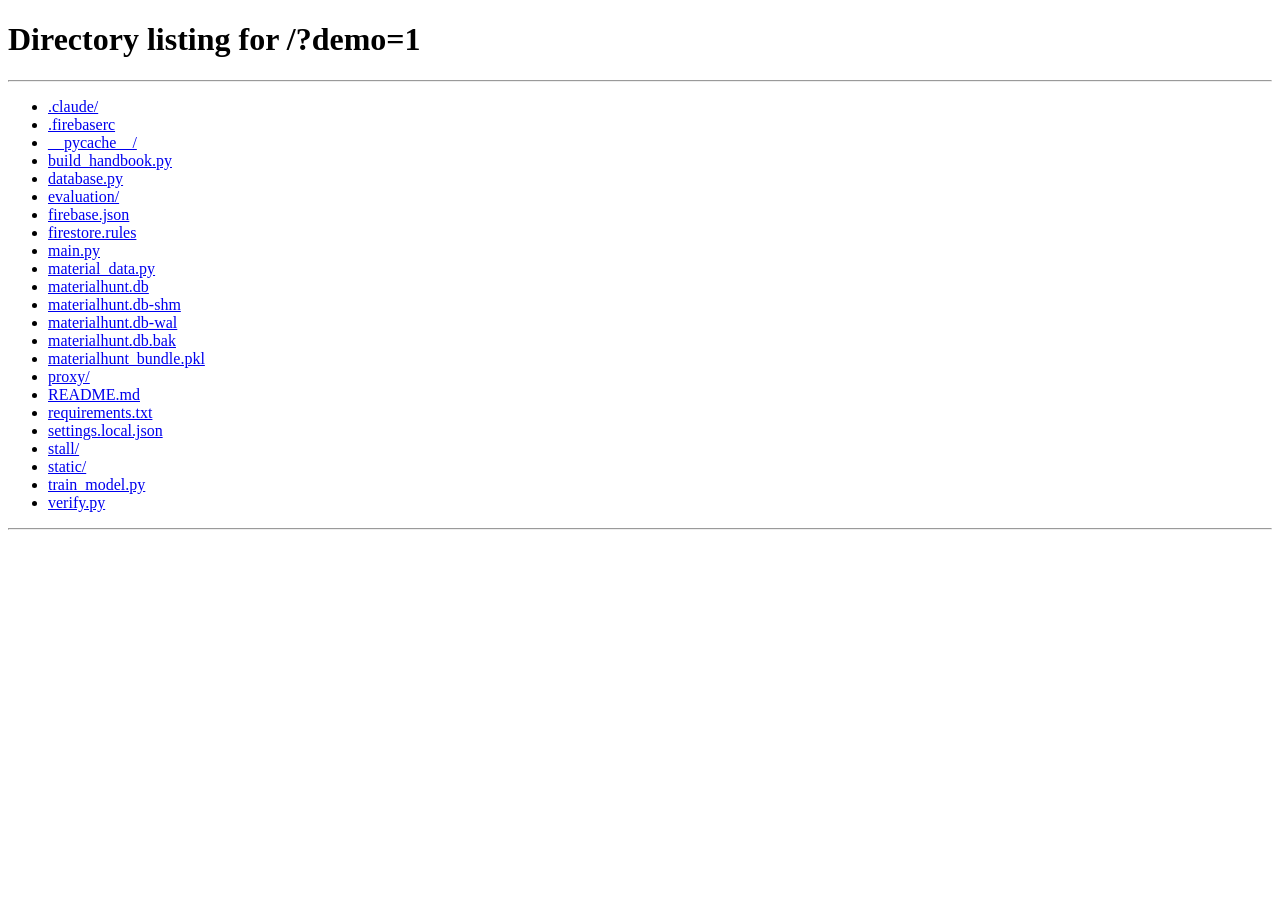
<file: static/demo/index.html>
<!doctype html>
<html lang="en">
<head>
  <meta charset="utf-8" />
  <meta name="viewport" content="width=device-width, initial-scale=1" />
  <meta http-equiv="refresh" content="0; url=/?demo=1" />
  <title>MaterialHunt demo</title>
  <style>body{margin:0;min-height:100vh;display:grid;place-items:center;font-family:system-ui,sans-serif;background:#070b14;color:#e8eef9}a{color:#22d3ee}</style>
</head>
<body>
  <p>Opening the MaterialHunt demo… <a href="/?demo=1">Tap here if nothing happens</a></p>
</body>
</html>
</file>
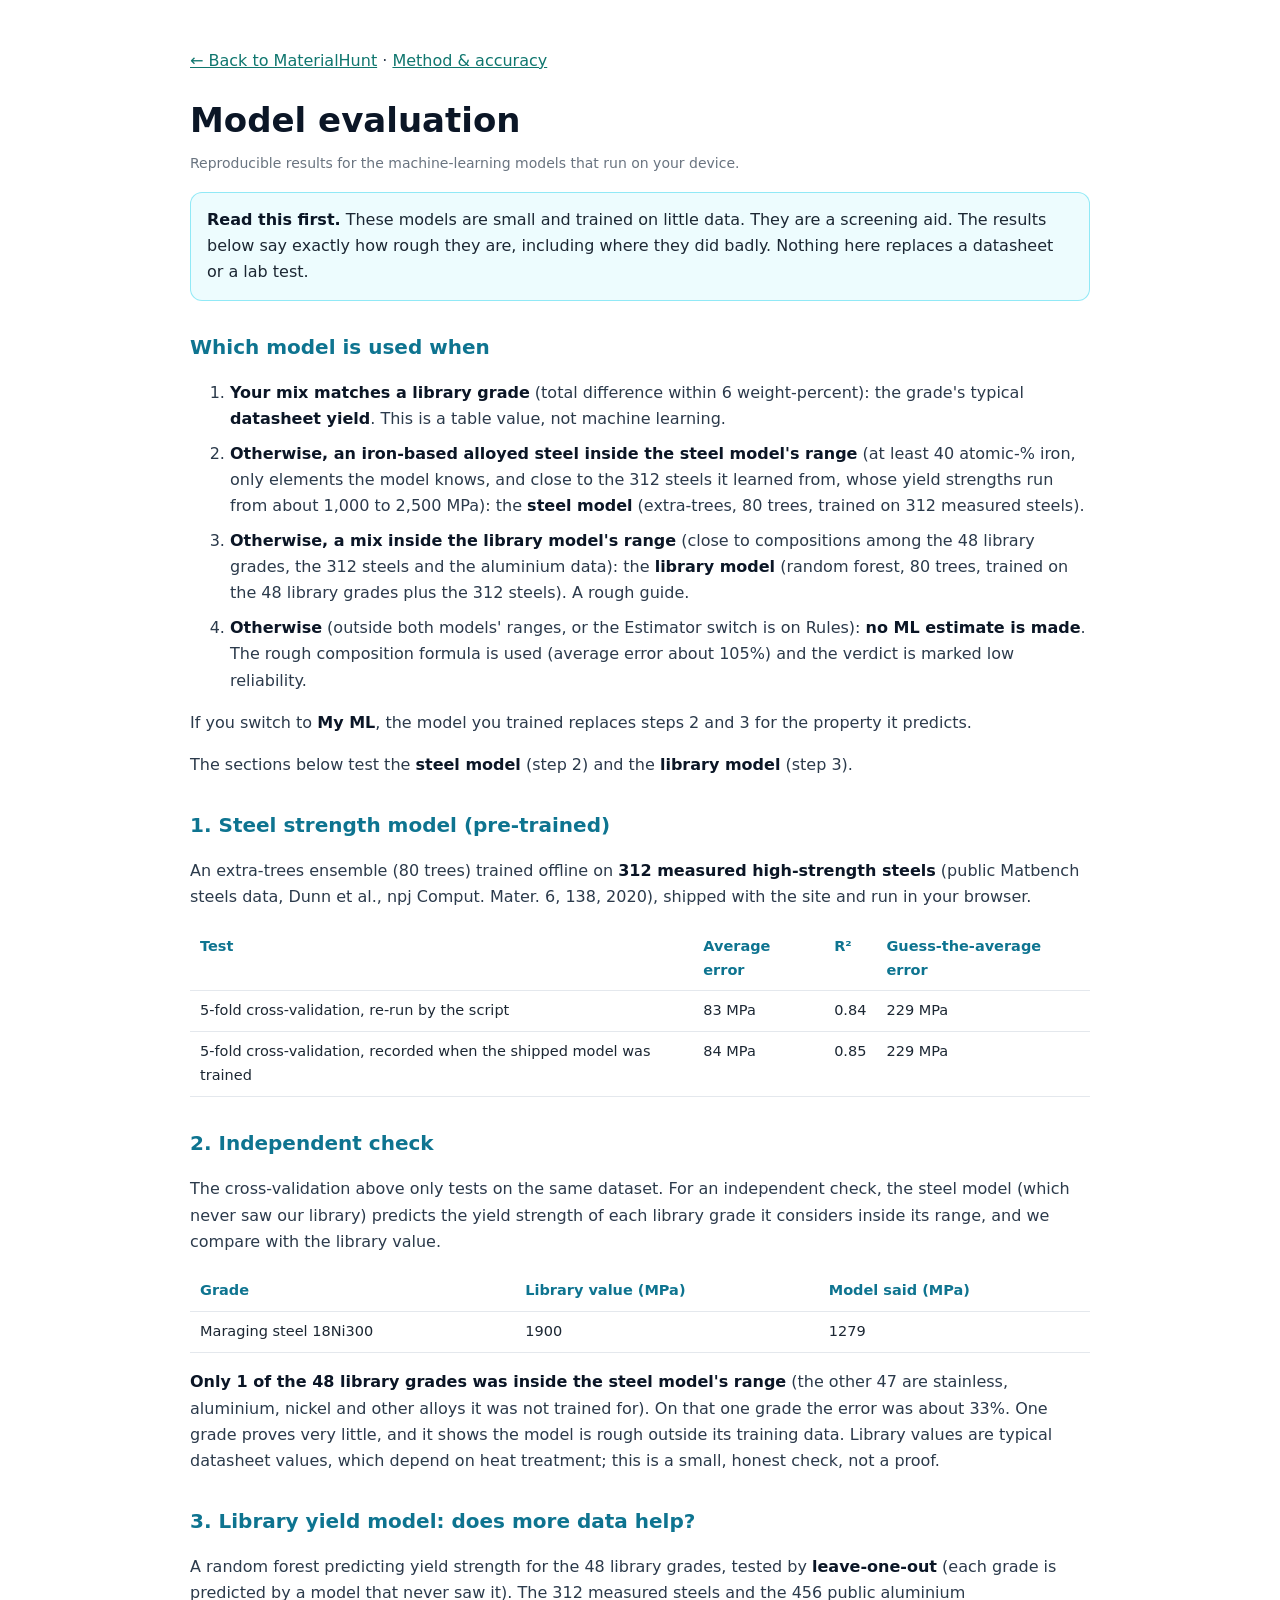
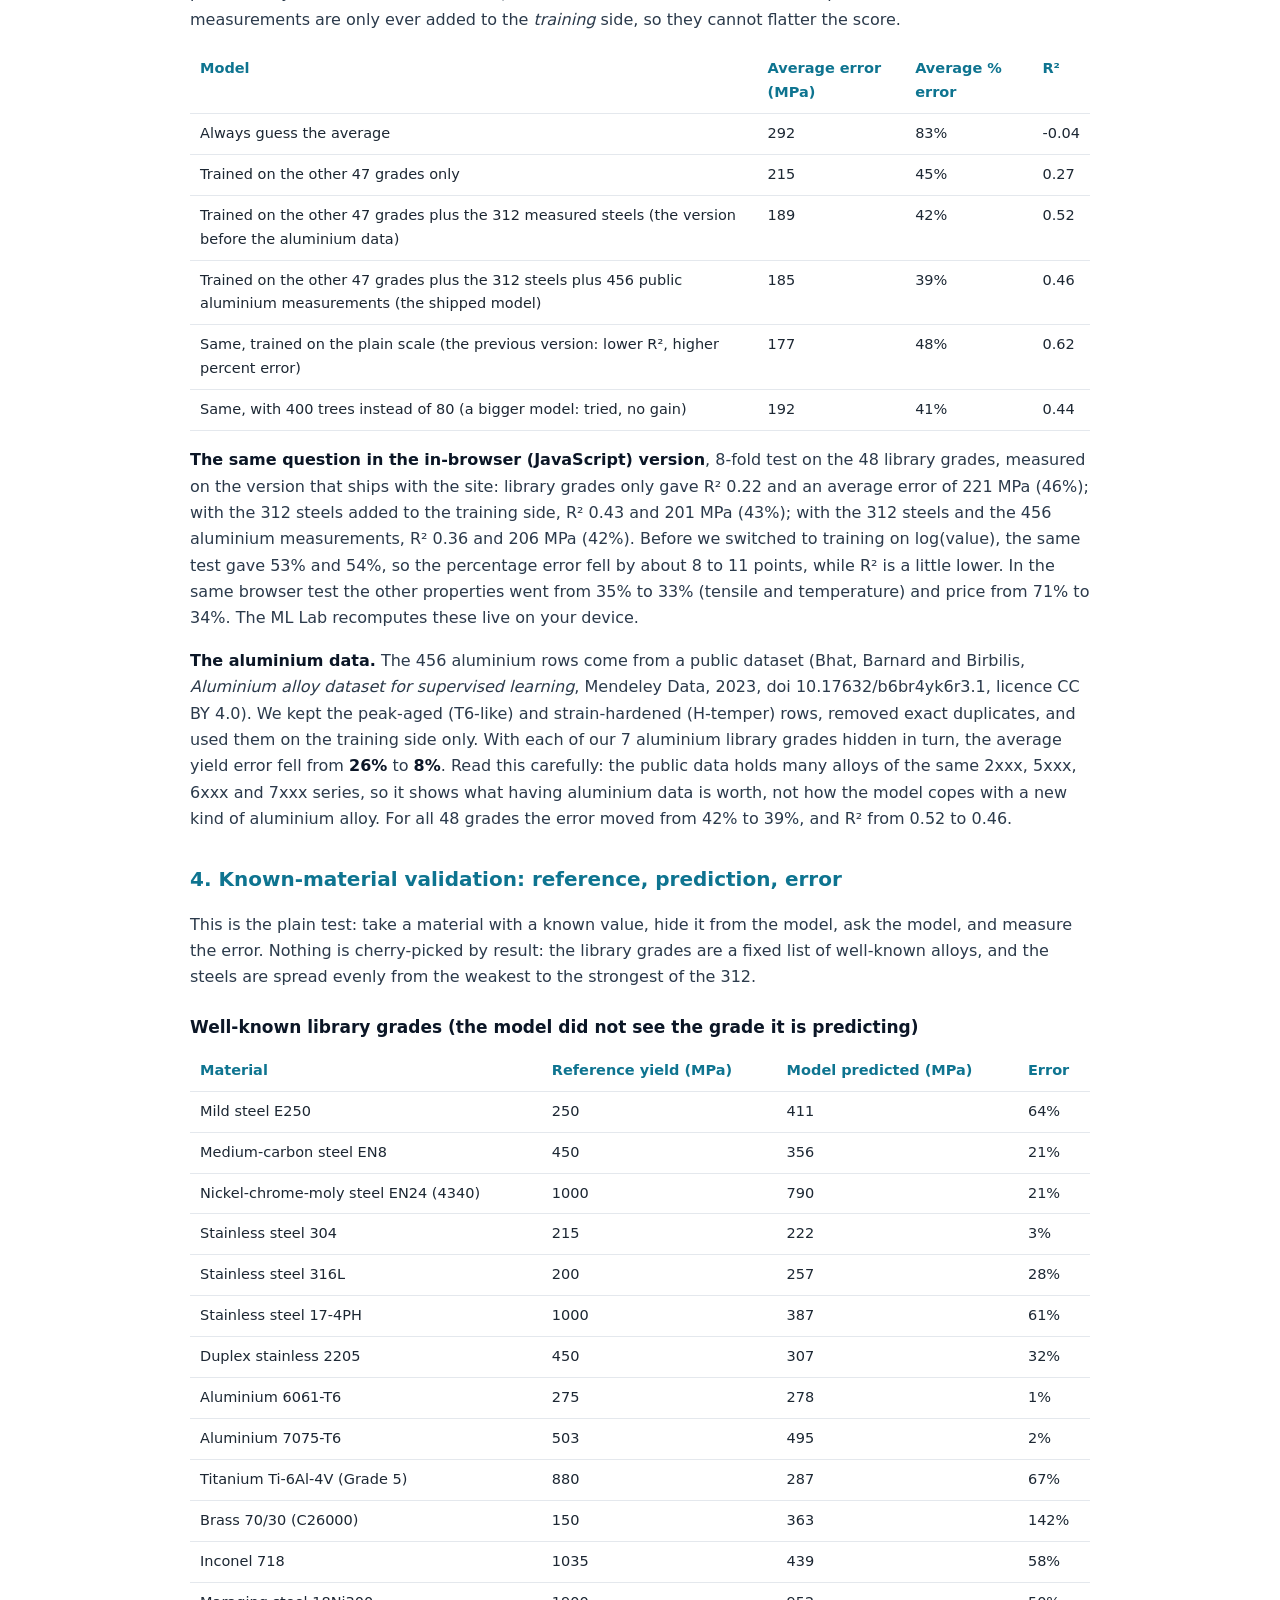
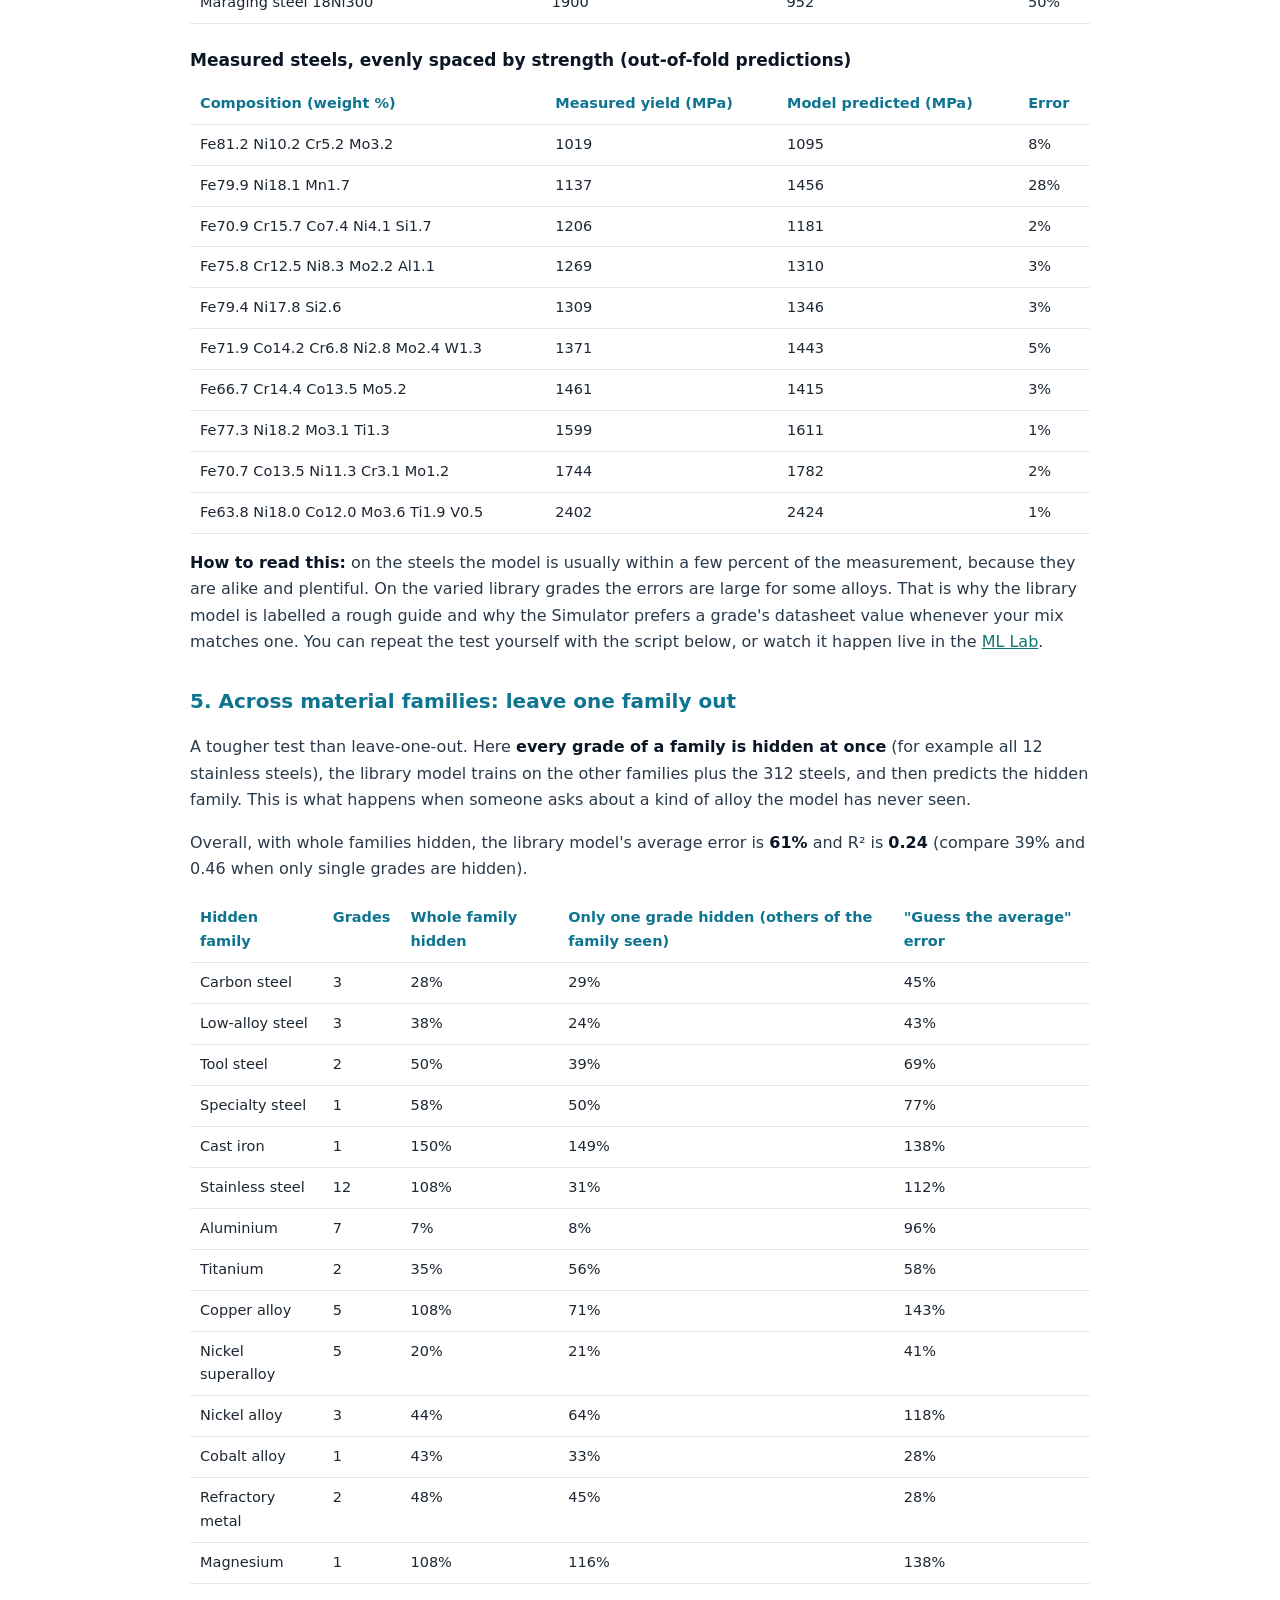
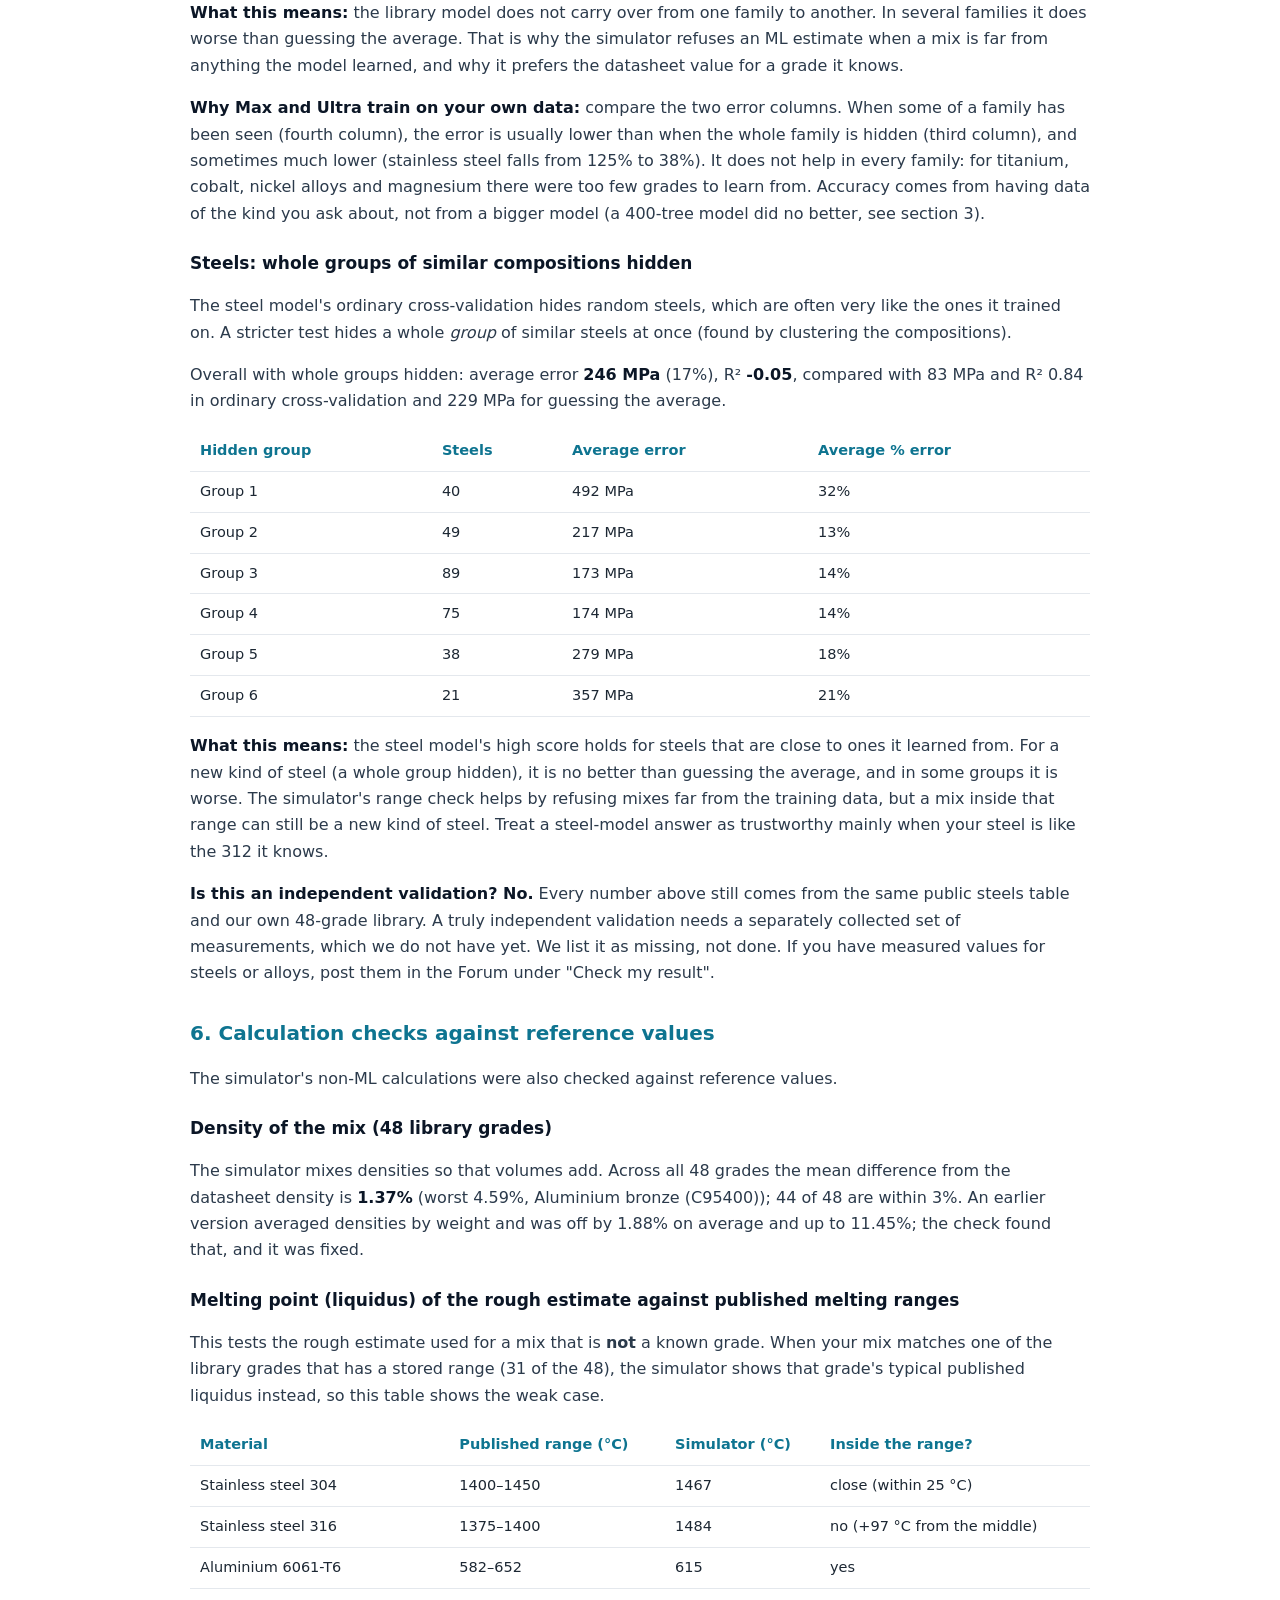
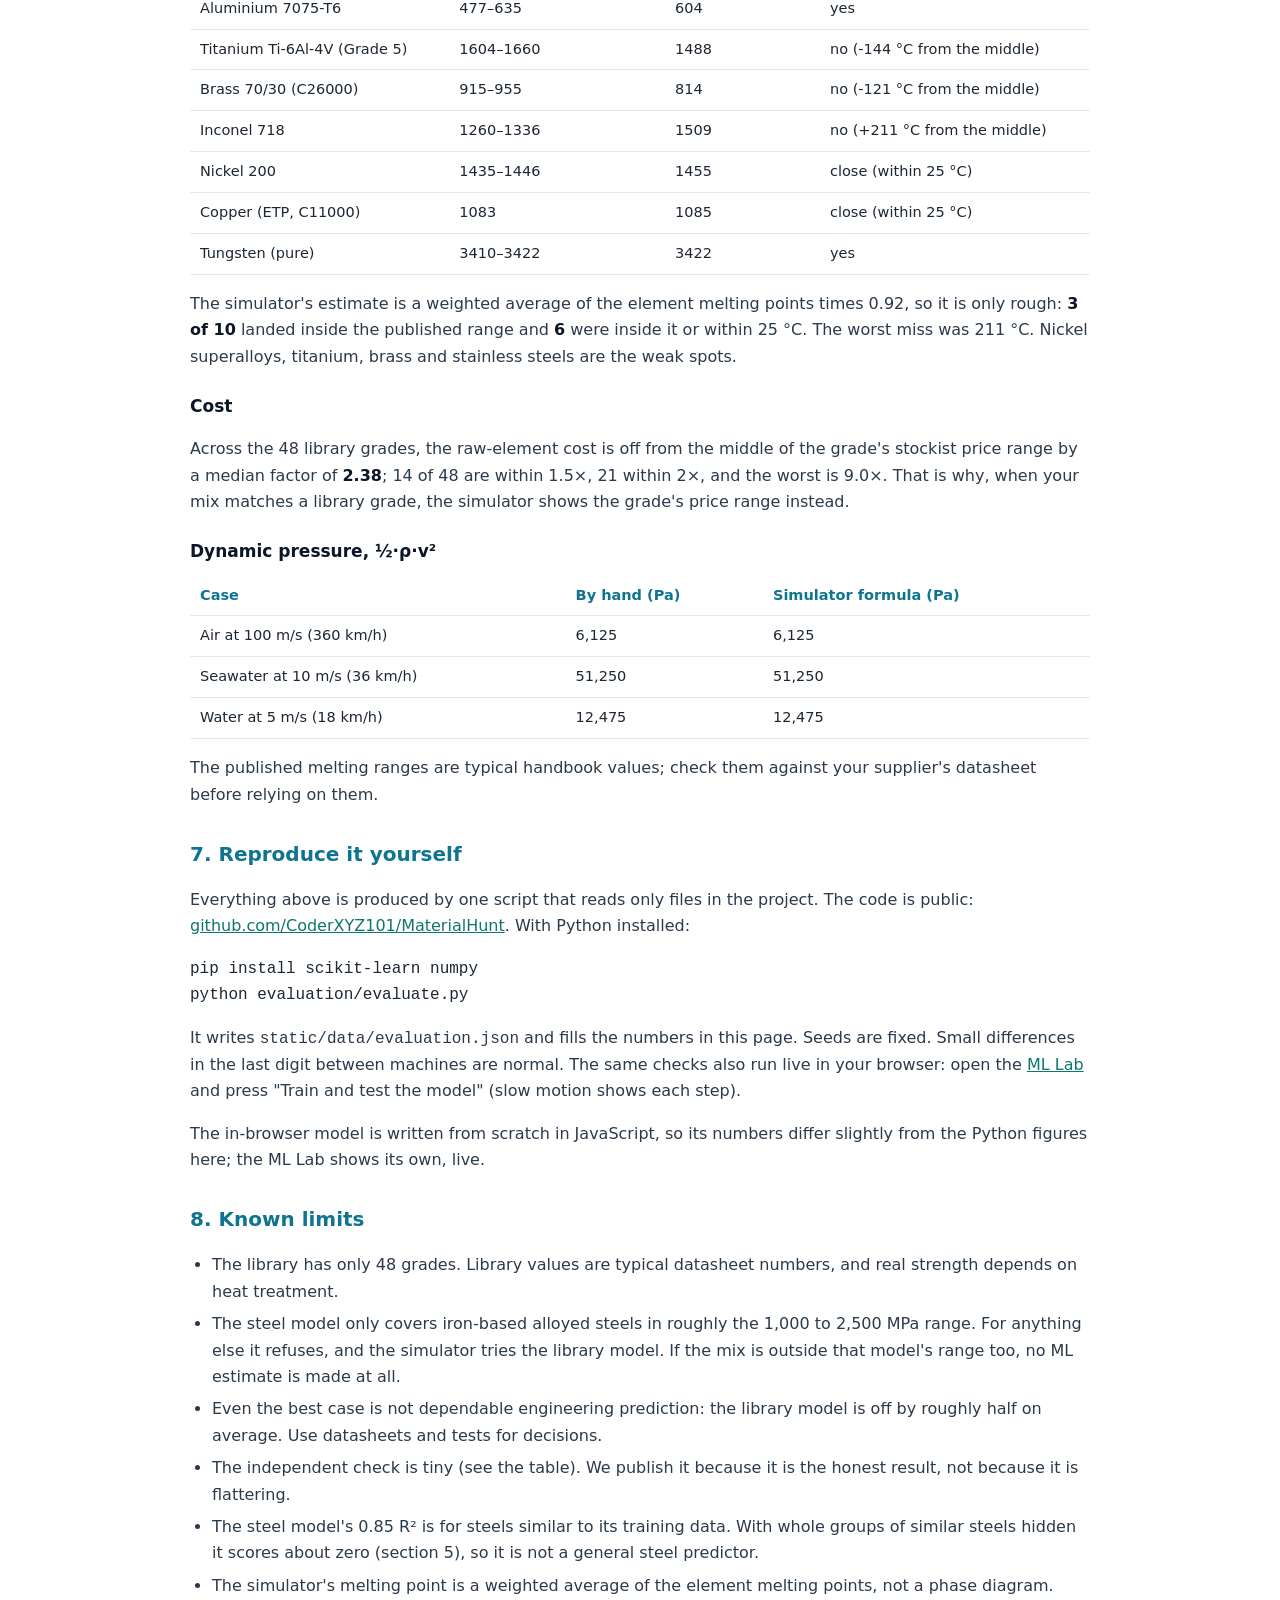
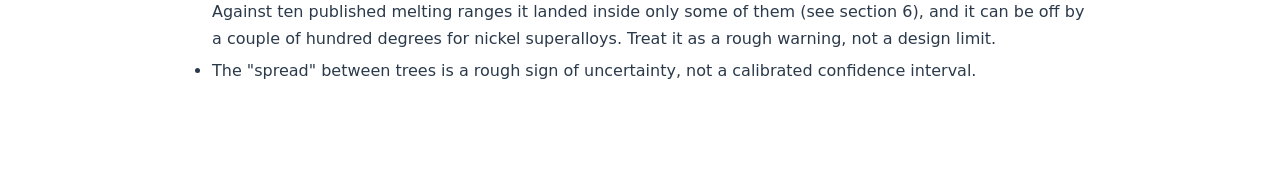
<file: static/evaluation.html>
<!DOCTYPE html>
<html lang="en">
<head>
  <meta charset="UTF-8" />
  <meta name="viewport" content="width=device-width, initial-scale=1.0" />
  <title>Model evaluation — MaterialHunt</title>
  <meta name="description" content="Reproducible test results for MaterialHunt's machine-learning models, including an independent check and the limits." />
  <link rel="canonical" href="https://materialhunt-2026.web.app/evaluation.html" />
  <link rel="icon" href="favicon.svg" type="image/svg+xml" />
  <link rel="stylesheet" href="legal.css" />
</head>
<body>
  <main class="legal wide">
    <p><a href="/">← Back to MaterialHunt</a> · <a href="how-it-works.html">Method &amp; accuracy</a></p>
    <h1>Model evaluation</h1>
    <p class="updated">Reproducible results for the machine-learning models that run on your device.</p>

    <div class="callout"><strong>Read this first.</strong> These models are small and trained on little data. They are a screening aid. The results below say exactly how rough they are, including where they did badly. Nothing here replaces a datasheet or a lab test.</div>

    <h2>Which model is used when</h2>
    <ol class="model-map">
      <li><strong>Your mix matches a library grade</strong> (total difference within 6 weight-percent): the grade's typical <strong>datasheet yield</strong>. This is a table value, not machine learning.</li>
      <li><strong>Otherwise, an iron-based alloyed steel inside the steel model's range</strong> (at least 40 atomic-% iron, only elements the model knows, and close to the 312 steels it learned from, whose yield strengths run from about 1,000 to 2,500 MPa): the <strong>steel model</strong> (extra-trees, 80 trees, trained on 312 measured steels).</li>
      <li><strong>Otherwise, a mix inside the library model's range</strong> (close to compositions among the 48 library grades, the 312 steels and the aluminium data): the <strong>library model</strong> (random forest, 80 trees, trained on the 48 library grades plus the 312 steels). A rough guide.</li>
      <li><strong>Otherwise</strong> (outside both models' ranges, or the Estimator switch is on Rules): <strong>no ML estimate is made</strong>. The rough composition formula is used (average error about 105%) and the verdict is marked low reliability.</li>
    </ol>
    <p>If you switch to <strong>My ML</strong>, the model you trained replaces steps 2 and 3 for the property it predicts.</p>
    <p>The sections below test the <strong>steel model</strong> (step 2) and the <strong>library model</strong> (step 3).</p>

    <h2>1. Steel strength model (pre-trained)</h2>
    <p>An extra-trees ensemble (80 trees) trained offline on <strong>312 measured high-strength steels</strong> (public Matbench steels data, Dunn et al., npj Comput. Mater. 6, 138, 2020), shipped with the site and run in your browser.</p>
    <table id="steelTable"><thead><tr><th>Test</th><th>Average error</th><th>R²</th><th>Guess-the-average error</th></tr></thead><tbody><!--EVAL:steel--><tr><td>5-fold cross-validation, re-run by the script</td><td>83 MPa</td><td>0.84</td><td>229 MPa</td></tr><tr><td>5-fold cross-validation, recorded when the shipped model was trained</td><td>84 MPa</td><td>0.85</td><td>229 MPa</td></tr><!--/EVAL:steel--></tbody></table>

    <h2>2. Independent check</h2>
    <p>The cross-validation above only tests on the same dataset. For an independent check, the steel model (which never saw our library) predicts the yield strength of each library grade it considers inside its range, and we compare with the library value.</p>
    <table id="indTable"><thead><tr><th>Grade</th><th>Library value (MPa)</th><th>Model said (MPa)</th></tr></thead><tbody><!--EVAL:ind--><tr><td>Maraging steel 18Ni300</td><td>1900</td><td>1279</td></tr><!--/EVAL:ind--></tbody></table>
    <p><!--EVAL:indnote--><strong>Only 1 of the 48 library grades was inside the steel model's range</strong> (the other 47 are stainless, aluminium, nickel and other alloys it was not trained for). On that one grade the error was about 33%. One grade proves very little, and it shows the model is rough outside its training data. Library values are typical datasheet values, which depend on heat treatment; this is a small, honest check, not a proof.<!--/EVAL:indnote--></p>

    <h2>3. Library yield model: does more data help?</h2>
    <p>A random forest predicting yield strength for the 48 library grades, tested by <strong>leave-one-out</strong> (each grade is predicted by a model that never saw it). The 312 measured steels and the 456 public aluminium measurements are only ever added to the <em>training</em> side, so they cannot flatter the score.</p>
    <table id="libTable"><thead><tr><th>Model</th><th>Average error (MPa)</th><th>Average % error</th><th>R²</th></tr></thead><tbody><!--EVAL:lib--><tr><td>Always guess the average</td><td>292</td><td>83%</td><td>-0.04</td></tr><tr><td>Trained on the other 47 grades only</td><td>215</td><td>45%</td><td>0.27</td></tr><tr><td>Trained on the other 47 grades plus the 312 measured steels (the version before the aluminium data)</td><td>189</td><td>42%</td><td>0.52</td></tr><tr><td>Trained on the other 47 grades plus the 312 steels plus 456 public aluminium measurements (the shipped model)</td><td>185</td><td>39%</td><td>0.46</td></tr><tr><td>Same, trained on the plain scale (the previous version: lower R², higher percent error)</td><td>177</td><td>48%</td><td>0.62</td></tr><tr><td>Same, with 400 trees instead of 80 (a bigger model: tried, no gain)</td><td>192</td><td>41%</td><td>0.44</td></tr><!--/EVAL:lib--></tbody></table>

    <p><strong>The same question in the in-browser (JavaScript) version</strong>, 8-fold test on the 48 library grades, measured on the version that ships with the site: library grades only gave R² 0.22 and an average error of 221 MPa (46%); with the 312 steels added to the training side, R² 0.43 and 201 MPa (43%); with the 312 steels and the 456 aluminium measurements, R² 0.36 and 206 MPa (42%). Before we switched to training on log(value), the same test gave 53% and 54%, so the percentage error fell by about 8 to 11 points, while R² is a little lower. In the same browser test the other properties went from 35% to 33% (tensile and temperature) and price from 71% to 34%. The ML Lab recomputes these live on your device.</p>

    <p><strong>The aluminium data.</strong> The 456 aluminium rows come from a public dataset (Bhat, Barnard and Birbilis, <em>Aluminium alloy dataset for supervised learning</em>, Mendeley Data, 2023, doi 10.17632/b6br4yk6r3.1, licence CC BY 4.0). We kept the peak-aged (T6-like) and strain-hardened (H-temper) rows, removed exact duplicates, and used them on the training side only. With each of our 7 aluminium library grades hidden in turn, the average yield error fell from <strong>26%</strong> to <strong>8%</strong>. Read this carefully: the public data holds many alloys of the same 2xxx, 5xxx, 6xxx and 7xxx series, so it shows what having aluminium data is worth, not how the model copes with a new kind of aluminium alloy. For all 48 grades the error moved from 42% to 39%, and R² from 0.52 to 0.46.</p>

    <h2>4. Known-material validation: reference, prediction, error</h2>
    <p>This is the plain test: take a material with a known value, hide it from the model, ask the model, and measure the error. Nothing is cherry-picked by result: the library grades are a fixed list of well-known alloys, and the steels are spread evenly from the weakest to the strongest of the 312.</p>
    <h3>Well-known library grades (the model did not see the grade it is predicting)</h3>
    <table><thead><tr><th>Material</th><th>Reference yield (MPa)</th><th>Model predicted (MPa)</th><th>Error</th></tr></thead><tbody><!--EVAL:vlib--><tr><td>Mild steel E250</td><td>250</td><td>411</td><td>64%</td></tr><tr><td>Medium-carbon steel EN8</td><td>450</td><td>356</td><td>21%</td></tr><tr><td>Nickel-chrome-moly steel EN24 (4340)</td><td>1000</td><td>790</td><td>21%</td></tr><tr><td>Stainless steel 304</td><td>215</td><td>222</td><td>3%</td></tr><tr><td>Stainless steel 316L</td><td>200</td><td>257</td><td>28%</td></tr><tr><td>Stainless steel 17-4PH</td><td>1000</td><td>387</td><td>61%</td></tr><tr><td>Duplex stainless 2205</td><td>450</td><td>307</td><td>32%</td></tr><tr><td>Aluminium 6061-T6</td><td>275</td><td>278</td><td>1%</td></tr><tr><td>Aluminium 7075-T6</td><td>503</td><td>495</td><td>2%</td></tr><tr><td>Titanium Ti-6Al-4V (Grade 5)</td><td>880</td><td>287</td><td>67%</td></tr><tr><td>Brass 70/30 (C26000)</td><td>150</td><td>363</td><td>142%</td></tr><tr><td>Inconel 718</td><td>1035</td><td>439</td><td>58%</td></tr><tr><td>Maraging steel 18Ni300</td><td>1900</td><td>952</td><td>50%</td></tr><!--/EVAL:vlib--></tbody></table>
    <h3>Measured steels, evenly spaced by strength (out-of-fold predictions)</h3>
    <table><thead><tr><th>Composition (weight %)</th><th>Measured yield (MPa)</th><th>Model predicted (MPa)</th><th>Error</th></tr></thead><tbody><!--EVAL:vsteel--><tr><td>Fe81.2 Ni10.2 Cr5.2 Mo3.2</td><td>1019</td><td>1095</td><td>8%</td></tr><tr><td>Fe79.9 Ni18.1 Mn1.7</td><td>1137</td><td>1456</td><td>28%</td></tr><tr><td>Fe70.9 Cr15.7 Co7.4 Ni4.1 Si1.7</td><td>1206</td><td>1181</td><td>2%</td></tr><tr><td>Fe75.8 Cr12.5 Ni8.3 Mo2.2 Al1.1</td><td>1269</td><td>1310</td><td>3%</td></tr><tr><td>Fe79.4 Ni17.8 Si2.6</td><td>1309</td><td>1346</td><td>3%</td></tr><tr><td>Fe71.9 Co14.2 Cr6.8 Ni2.8 Mo2.4 W1.3</td><td>1371</td><td>1443</td><td>5%</td></tr><tr><td>Fe66.7 Cr14.4 Co13.5 Mo5.2</td><td>1461</td><td>1415</td><td>3%</td></tr><tr><td>Fe77.3 Ni18.2 Mo3.1 Ti1.3</td><td>1599</td><td>1611</td><td>1%</td></tr><tr><td>Fe70.7 Co13.5 Ni11.3 Cr3.1 Mo1.2</td><td>1744</td><td>1782</td><td>2%</td></tr><tr><td>Fe63.8 Ni18.0 Co12.0 Mo3.6 Ti1.9 V0.5</td><td>2402</td><td>2424</td><td>1%</td></tr><!--/EVAL:vsteel--></tbody></table>
    <p><strong>How to read this:</strong> on the steels the model is usually within a few percent of the measurement, because they are alike and plentiful. On the varied library grades the errors are large for some alloys. That is why the library model is labelled a rough guide and why the Simulator prefers a grade's datasheet value whenever your mix matches one. You can repeat the test yourself with the script below, or watch it happen live in the <a href="/" data-view-link="ml">ML Lab</a>.</p>

    <h2>5. Across material families: leave one family out</h2>
    <p>A tougher test than leave-one-out. Here <strong>every grade of a family is hidden at once</strong> (for example all 12 stainless steels), the library model trains on the other families plus the 312 steels, and then predicts the hidden family. This is what happens when someone asks about a kind of alloy the model has never seen.</p>
    <p><!--EVAL:famsum-->Overall, with whole families hidden, the library model's average error is <strong>61%</strong> and R² is <strong>0.24</strong> (compare 39% and 0.46 when only single grades are hidden).<!--/EVAL:famsum--></p>
    <table><thead><tr><th>Hidden family</th><th>Grades</th><th>Whole family hidden</th><th>Only one grade hidden (others of the family seen)</th><th>"Guess the average" error</th></tr></thead><tbody><!--EVAL:fam--><tr><td>Carbon steel</td><td>3</td><td>28%</td><td>29%</td><td>45%</td></tr><tr><td>Low-alloy steel</td><td>3</td><td>38%</td><td>24%</td><td>43%</td></tr><tr><td>Tool steel</td><td>2</td><td>50%</td><td>39%</td><td>69%</td></tr><tr><td>Specialty steel</td><td>1</td><td>58%</td><td>50%</td><td>77%</td></tr><tr><td>Cast iron</td><td>1</td><td>150%</td><td>149%</td><td>138%</td></tr><tr><td>Stainless steel</td><td>12</td><td>108%</td><td>31%</td><td>112%</td></tr><tr><td>Aluminium</td><td>7</td><td>7%</td><td>8%</td><td>96%</td></tr><tr><td>Titanium</td><td>2</td><td>35%</td><td>56%</td><td>58%</td></tr><tr><td>Copper alloy</td><td>5</td><td>108%</td><td>71%</td><td>143%</td></tr><tr><td>Nickel superalloy</td><td>5</td><td>20%</td><td>21%</td><td>41%</td></tr><tr><td>Nickel alloy</td><td>3</td><td>44%</td><td>64%</td><td>118%</td></tr><tr><td>Cobalt alloy</td><td>1</td><td>43%</td><td>33%</td><td>28%</td></tr><tr><td>Refractory metal</td><td>2</td><td>48%</td><td>45%</td><td>28%</td></tr><tr><td>Magnesium</td><td>1</td><td>108%</td><td>116%</td><td>138%</td></tr><!--/EVAL:fam--></tbody></table>
    <p><strong>What this means:</strong> the library model does not carry over from one family to another. In several families it does worse than guessing the average. That is why the simulator refuses an ML estimate when a mix is far from anything the model learned, and why it prefers the datasheet value for a grade it knows.</p>
    <p><strong>Why Max and Ultra train on your own data:</strong> compare the two error columns. When some of a family has been seen (fourth column), the error is usually lower than when the whole family is hidden (third column), and sometimes much lower (stainless steel falls from 125% to 38%). It does not help in every family: for titanium, cobalt, nickel alloys and magnesium there were too few grades to learn from. Accuracy comes from having data of the kind you ask about, not from a bigger model (a 400-tree model did no better, see section 3).</p>

    <h3>Steels: whole groups of similar compositions hidden</h3>
    <p>The steel model's ordinary cross-validation hides random steels, which are often very like the ones it trained on. A stricter test hides a whole <em>group</em> of similar steels at once (found by clustering the compositions).</p>
    <p><!--EVAL:clussum-->Overall with whole groups hidden: average error <strong>246 MPa</strong> (17%), R² <strong>-0.05</strong>, compared with 83 MPa and R² 0.84 in ordinary cross-validation and 229 MPa for guessing the average.<!--/EVAL:clussum--></p>
    <table><thead><tr><th>Hidden group</th><th>Steels</th><th>Average error</th><th>Average % error</th></tr></thead><tbody><!--EVAL:clus--><tr><td>Group 1</td><td>40</td><td>492 MPa</td><td>32%</td></tr><tr><td>Group 2</td><td>49</td><td>217 MPa</td><td>13%</td></tr><tr><td>Group 3</td><td>89</td><td>173 MPa</td><td>14%</td></tr><tr><td>Group 4</td><td>75</td><td>174 MPa</td><td>14%</td></tr><tr><td>Group 5</td><td>38</td><td>279 MPa</td><td>18%</td></tr><tr><td>Group 6</td><td>21</td><td>357 MPa</td><td>21%</td></tr><!--/EVAL:clus--></tbody></table>
    <p><strong>What this means:</strong> the steel model's high score holds for steels that are close to ones it learned from. For a new kind of steel (a whole group hidden), it is no better than guessing the average, and in some groups it is worse. The simulator's range check helps by refusing mixes far from the training data, but a mix inside that range can still be a new kind of steel. Treat a steel-model answer as trustworthy mainly when your steel is like the 312 it knows.</p>
    <p><strong>Is this an independent validation? No.</strong> Every number above still comes from the same public steels table and our own 48-grade library. A truly independent validation needs a separately collected set of measurements, which we do not have yet. We list it as missing, not done. If you have measured values for steels or alloys, post them in the Forum under "Check my result".</p>

    <h2>6. Calculation checks against reference values</h2>
    <p>The simulator's non-ML calculations were also checked against reference values.</p>
    <h3>Density of the mix (48 library grades)</h3>
    <p><!--EVAL:dens-->The simulator mixes densities so that volumes add. Across all 48 grades the mean difference from the datasheet density is <strong>1.37%</strong> (worst 4.59%, Aluminium bronze (C95400)); 44 of 48 are within 3%. An earlier version averaged densities by weight and was off by 1.88% on average and up to 11.45%; the check found that, and it was fixed.<!--/EVAL:dens--></p>
    <h3>Melting point (liquidus) of the rough estimate against published melting ranges</h3>
    <p>This tests the rough estimate used for a mix that is <b>not</b> a known grade. When your mix matches one of the library grades that has a stored range (31 of the 48), the simulator shows that grade's typical published liquidus instead, so this table shows the weak case.</p>
    <table><thead><tr><th>Material</th><th>Published range (°C)</th><th>Simulator (°C)</th><th>Inside the range?</th></tr></thead><tbody><!--EVAL:liq--><tr><td>Stainless steel 304</td><td>1400–1450</td><td>1467</td><td>close (within 25 °C)</td></tr><tr><td>Stainless steel 316</td><td>1375–1400</td><td>1484</td><td>no (+97 °C from the middle)</td></tr><tr><td>Aluminium 6061-T6</td><td>582–652</td><td>615</td><td>yes</td></tr><tr><td>Aluminium 7075-T6</td><td>477–635</td><td>604</td><td>yes</td></tr><tr><td>Titanium Ti-6Al-4V (Grade 5)</td><td>1604–1660</td><td>1488</td><td>no (-144 °C from the middle)</td></tr><tr><td>Brass 70/30 (C26000)</td><td>915–955</td><td>814</td><td>no (-121 °C from the middle)</td></tr><tr><td>Inconel 718</td><td>1260–1336</td><td>1509</td><td>no (+211 °C from the middle)</td></tr><tr><td>Nickel 200</td><td>1435–1446</td><td>1455</td><td>close (within 25 °C)</td></tr><tr><td>Copper (ETP, C11000)</td><td>1083</td><td>1085</td><td>close (within 25 °C)</td></tr><tr><td>Tungsten (pure)</td><td>3410–3422</td><td>3422</td><td>yes</td></tr><!--/EVAL:liq--></tbody></table>
    <p><!--EVAL:liqnote-->The simulator's estimate is a weighted average of the element melting points times 0.92, so it is only rough: <strong>3 of 10</strong> landed inside the published range and <strong>6</strong> were inside it or within 25 °C. The worst miss was 211 °C. Nickel superalloys, titanium, brass and stainless steels are the weak spots.<!--/EVAL:liqnote--></p>
    <h3>Cost</h3>
    <p><!--EVAL:cost-->Across the 48 library grades, the raw-element cost is off from the middle of the grade's stockist price range by a median factor of <strong>2.38</strong>; 14 of 48 are within 1.5×, 21 within 2×, and the worst is 9.0×. That is why, when your mix matches a library grade, the simulator shows the grade's price range instead.<!--/EVAL:cost--></p>
    <h3>Dynamic pressure, ½·ρ·v²</h3>
    <table><thead><tr><th>Case</th><th>By hand (Pa)</th><th>Simulator formula (Pa)</th></tr></thead><tbody><!--EVAL:pres--><tr><td>Air at 100 m/s (360 km/h)</td><td>6,125</td><td>6,125</td></tr><tr><td>Seawater at 10 m/s (36 km/h)</td><td>51,250</td><td>51,250</td></tr><tr><td>Water at 5 m/s (18 km/h)</td><td>12,475</td><td>12,475</td></tr><!--/EVAL:pres--></tbody></table>
    <p>The published melting ranges are typical handbook values; check them against your supplier's datasheet before relying on them.</p>

    <h2>7. Reproduce it yourself</h2>
    <p>Everything above is produced by one script that reads only files in the project. The code is public: <a href="https://github.com/CoderXYZ101/MaterialHunt/tree/master/evaluation">github.com/CoderXYZ101/MaterialHunt</a>. With Python installed:</p>
    <pre>pip install scikit-learn numpy
python evaluation/evaluate.py</pre>
    <p>It writes <code>static/data/evaluation.json</code> and fills the numbers in this page. Seeds are fixed. Small differences in the last digit between machines are normal. The same checks also run live in your browser: open the <a href="/" data-view-link="ml">ML Lab</a> and press "Train and test the model" (slow motion shows each step).</p>
    <p>The in-browser model is written from scratch in JavaScript, so its numbers differ slightly from the Python figures here; the ML Lab shows its own, live.</p>

    <h2>8. Known limits</h2>
    <ul>
      <li>The library has only 48 grades. Library values are typical datasheet numbers, and real strength depends on heat treatment.</li>
      <li>The steel model only covers iron-based alloyed steels in roughly the 1,000 to 2,500 MPa range. For anything else it refuses, and the simulator tries the library model. If the mix is outside that model's range too, no ML estimate is made at all.</li>
      <li>Even the best case is not dependable engineering prediction: the library model is off by roughly half on average. Use datasheets and tests for decisions.</li>
      <li>The independent check is tiny (see the table). We publish it because it is the honest result, not because it is flattering.</li>
      <li>The steel model's 0.85 R² is for steels similar to its training data. With whole groups of similar steels hidden it scores about zero (section 5), so it is not a general steel predictor.</li>
      <li>The simulator's melting point is a weighted average of the element melting points, not a phase diagram. Against ten published melting ranges it landed inside only some of them (see section 6), and it can be off by a couple of hundred degrees for nickel superalloys. Treat it as a rough warning, not a design limit.</li>
      <li>The "spread" between trees is a rough sign of uncertainty, not a calibrated confidence interval.</li>
    </ul>
  </main>
  <script src="legal.js"></script>
</body>
</html>
</file>
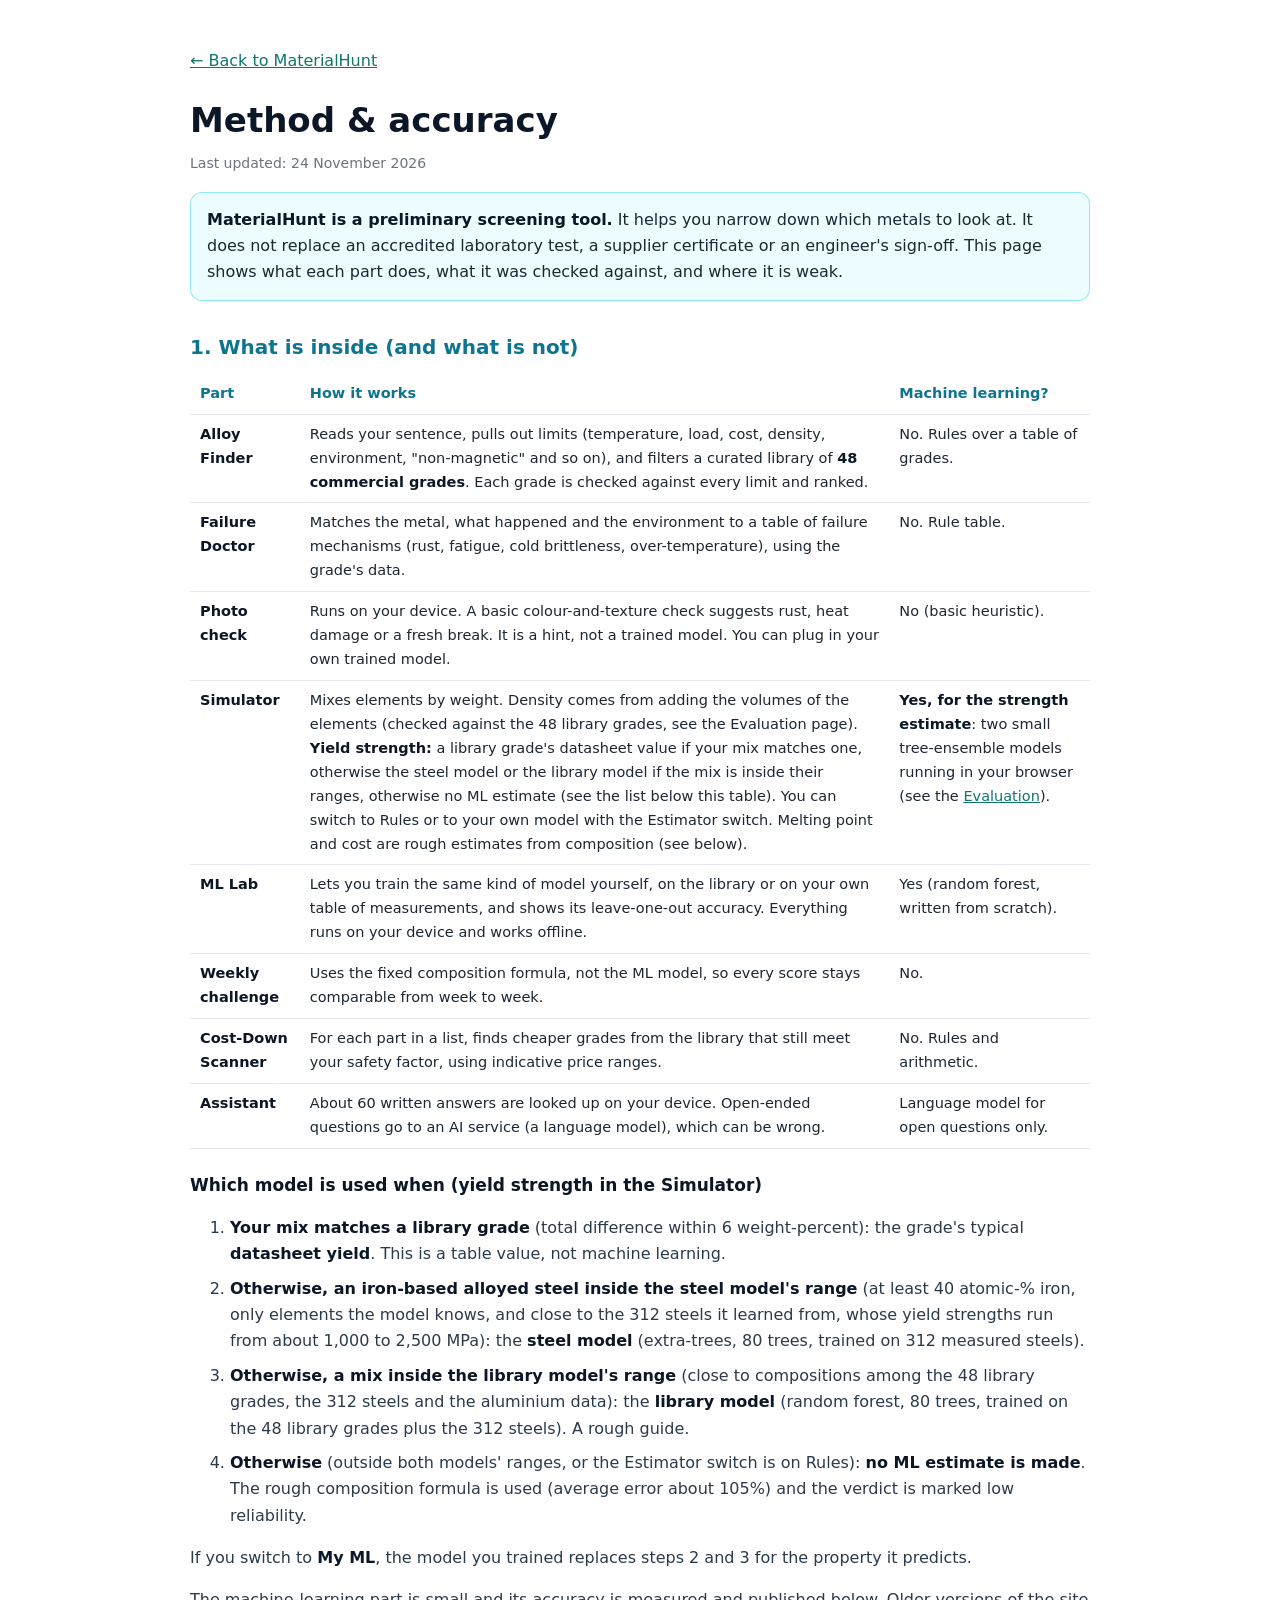
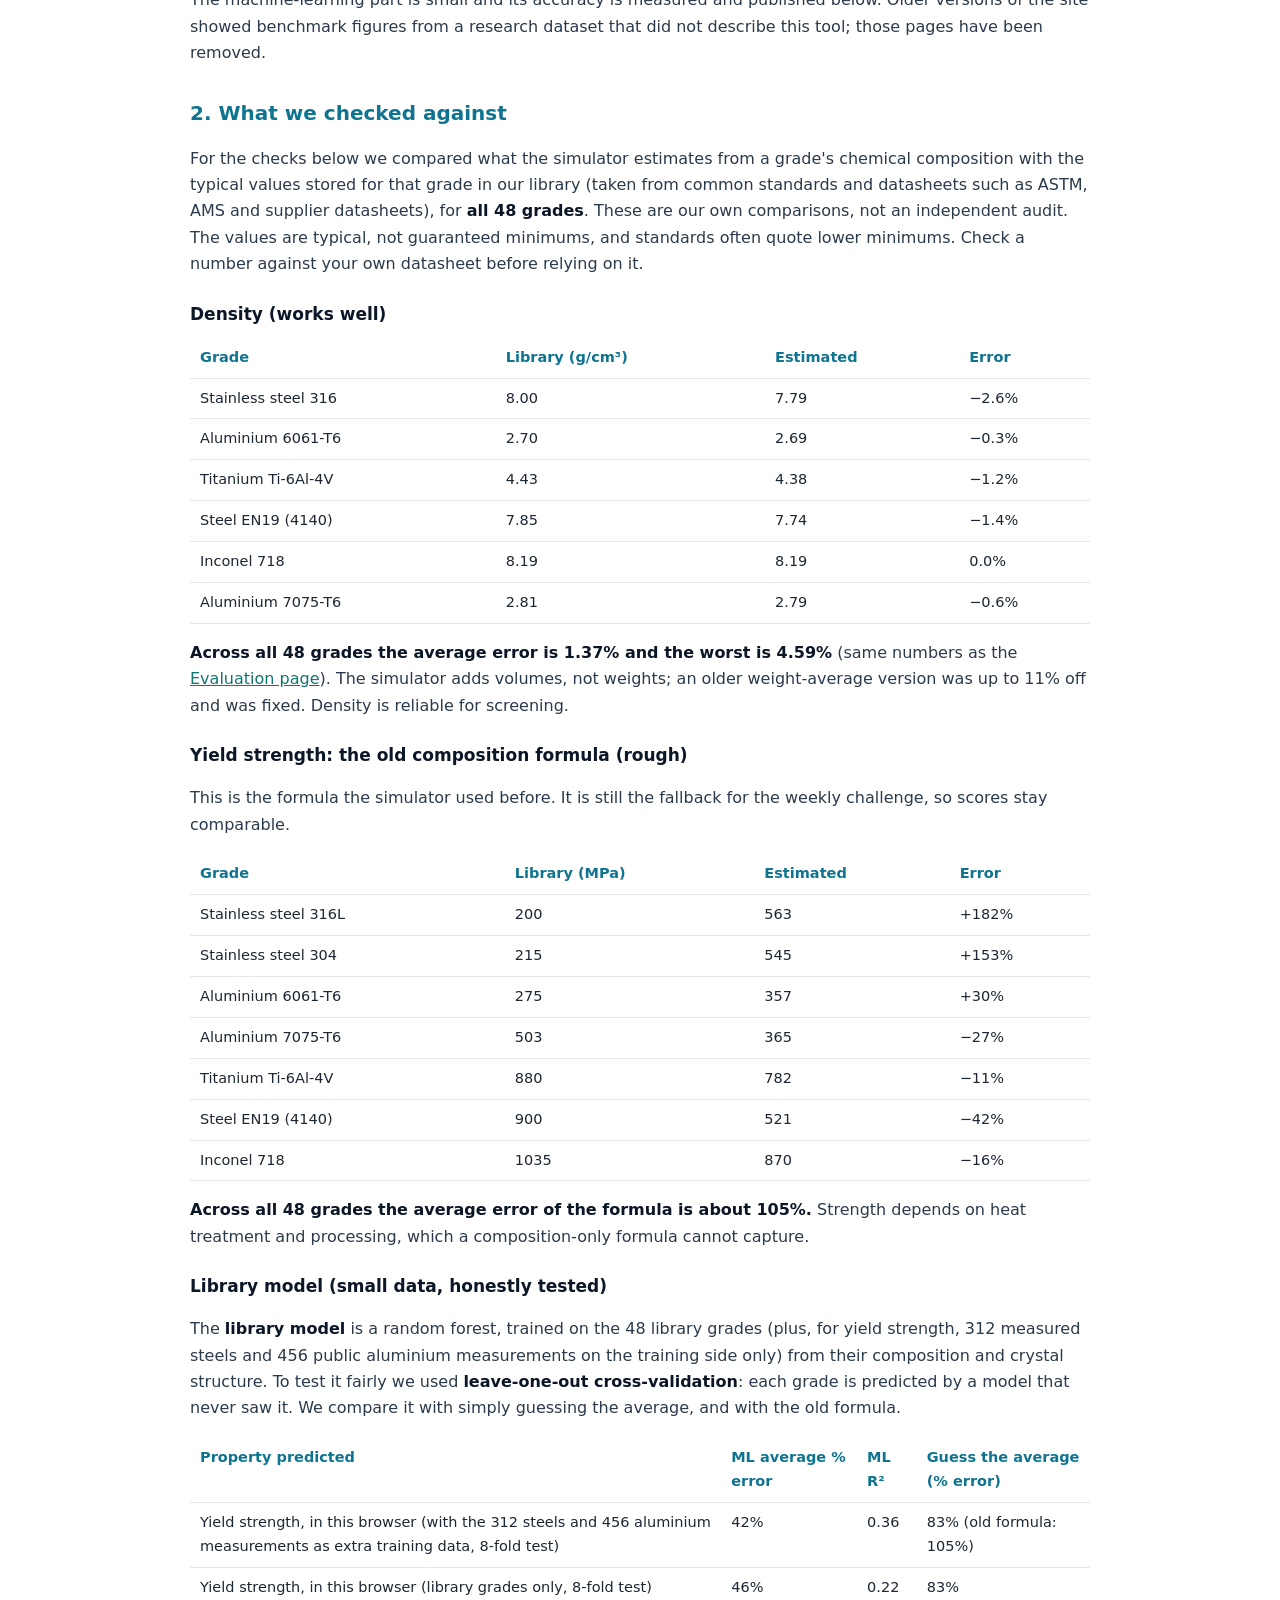
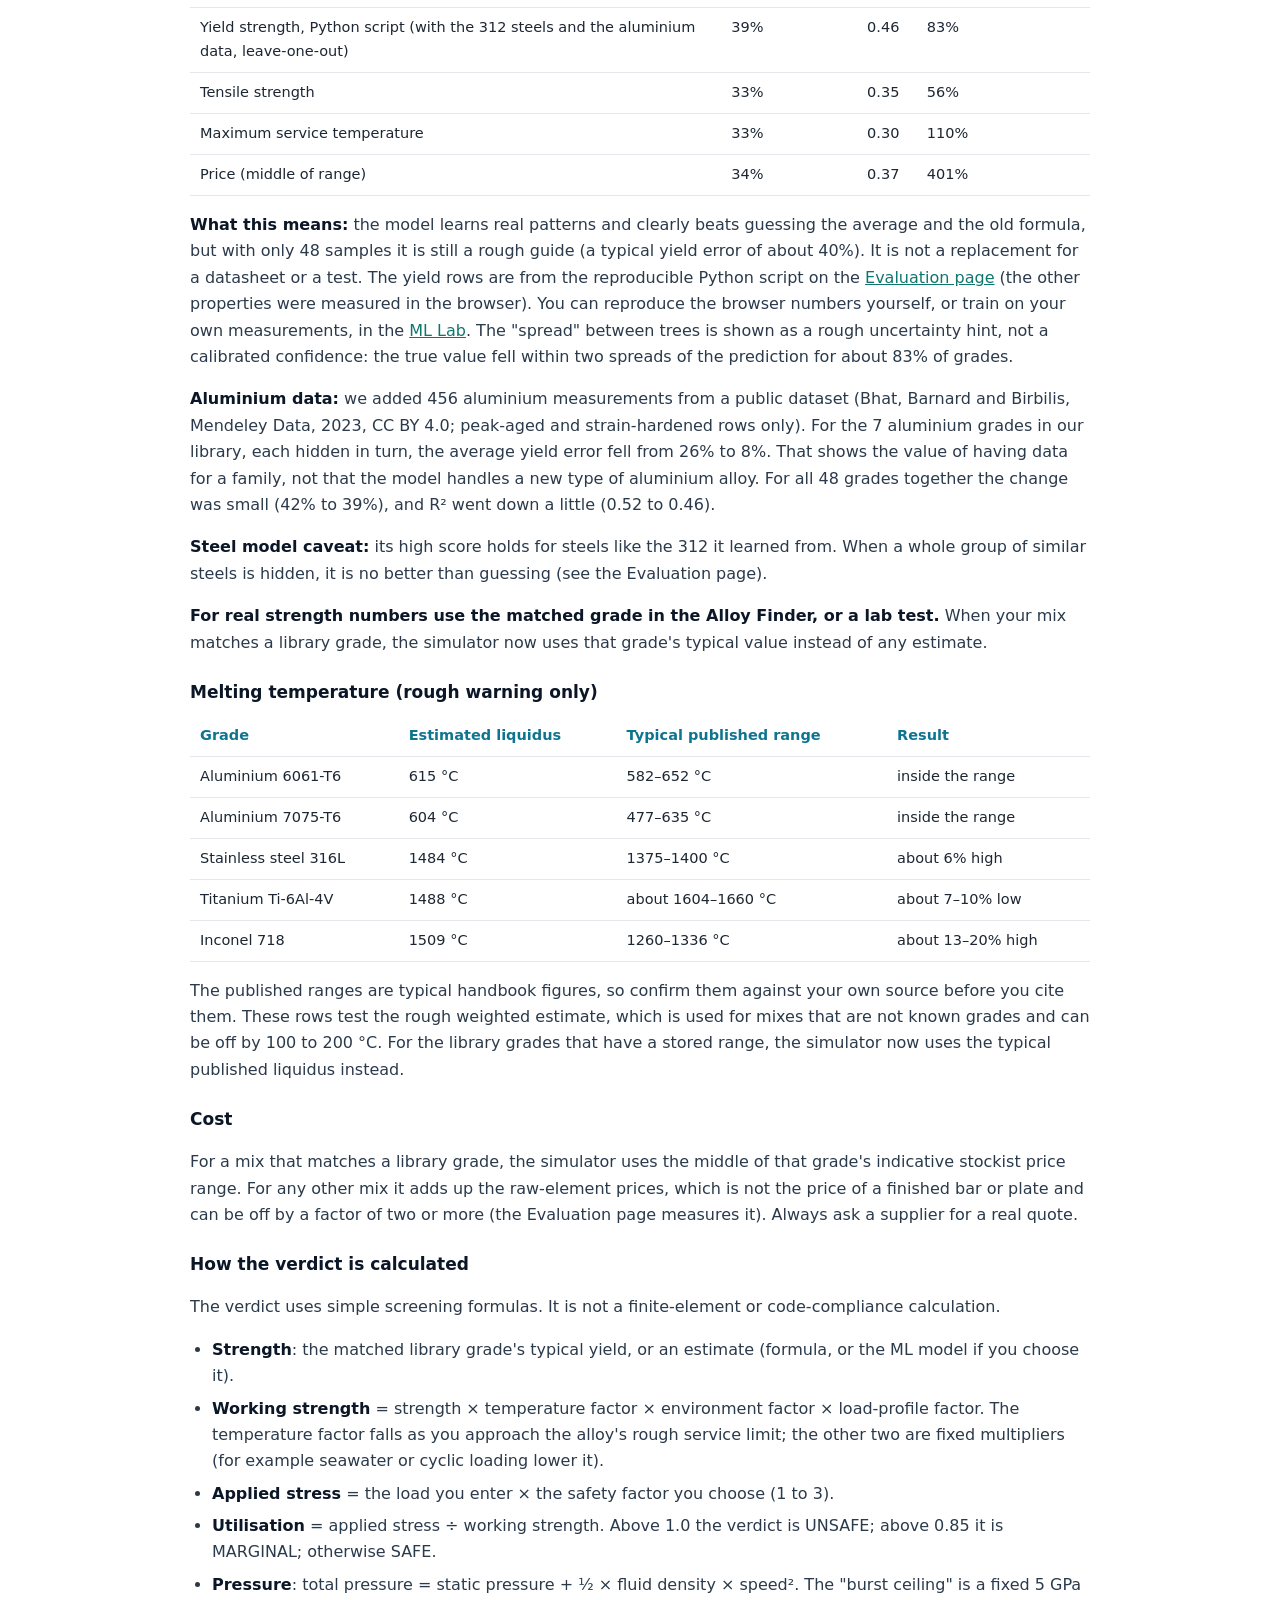
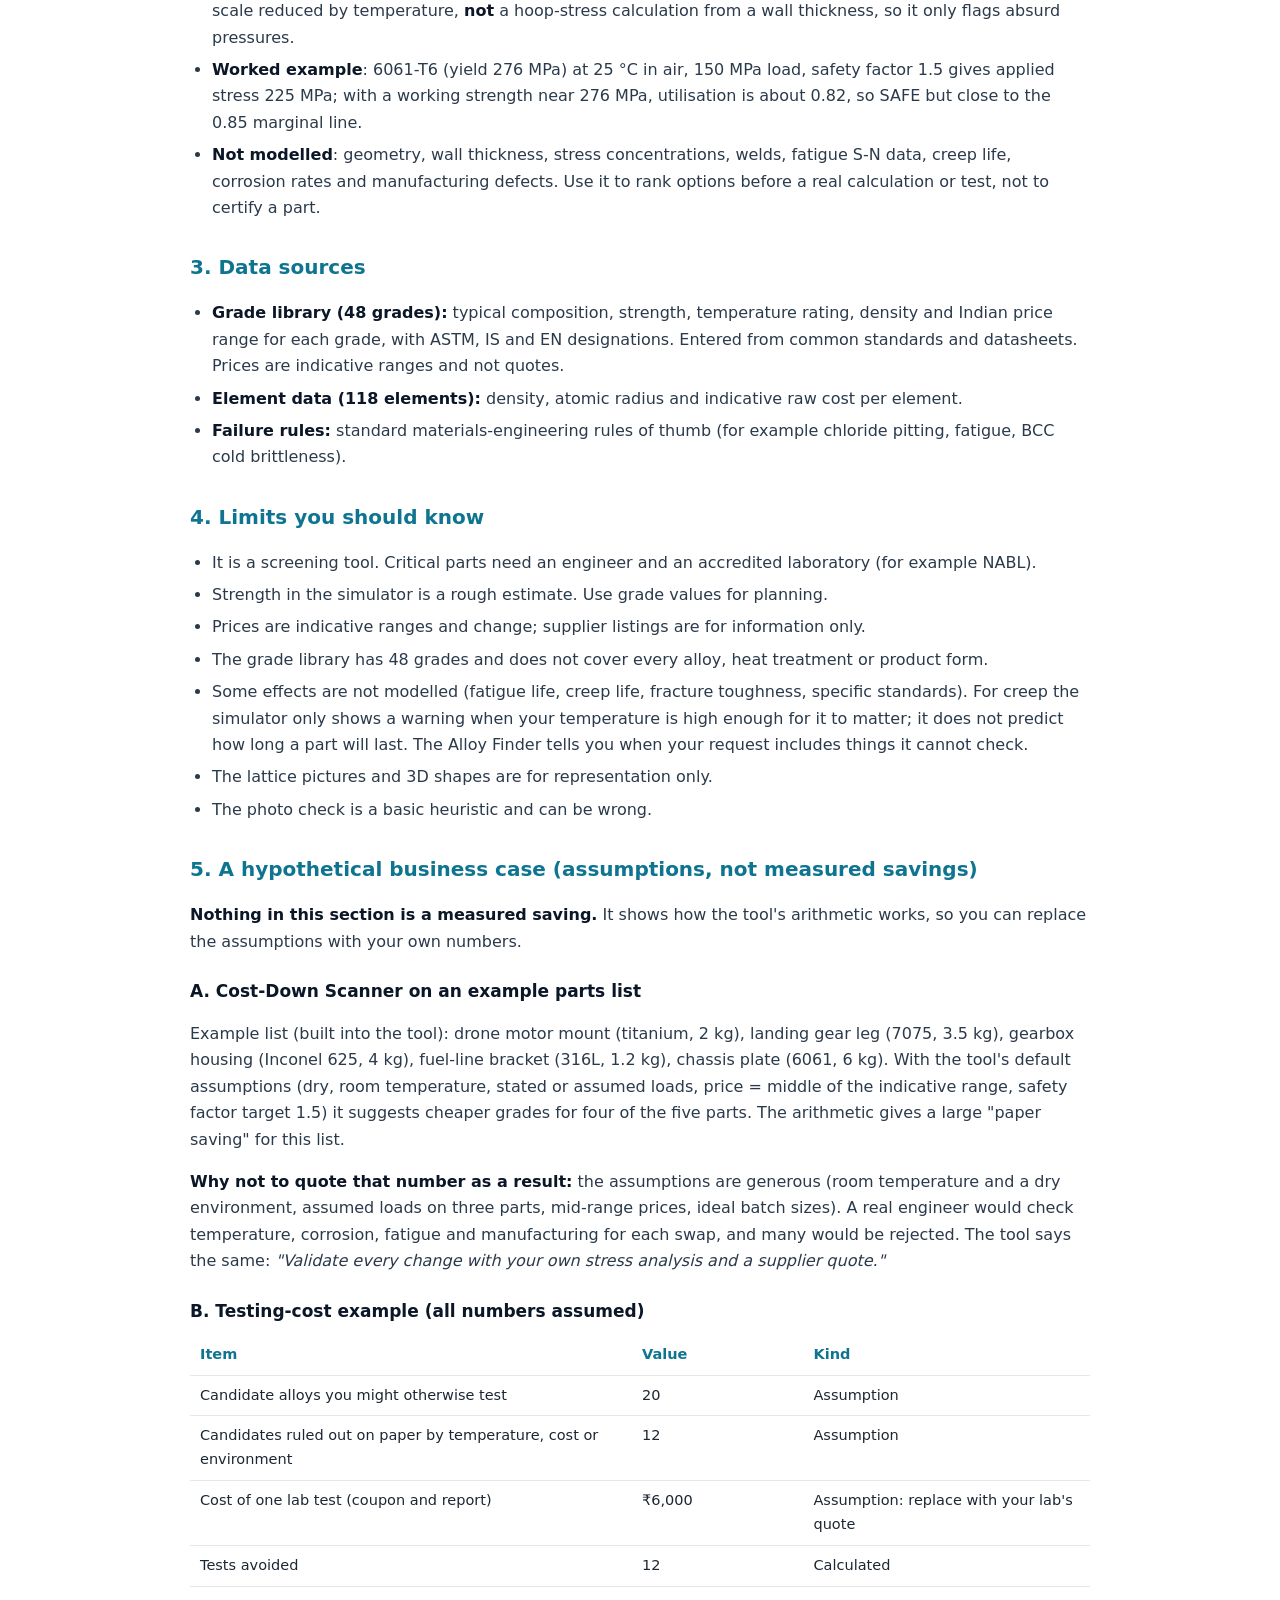
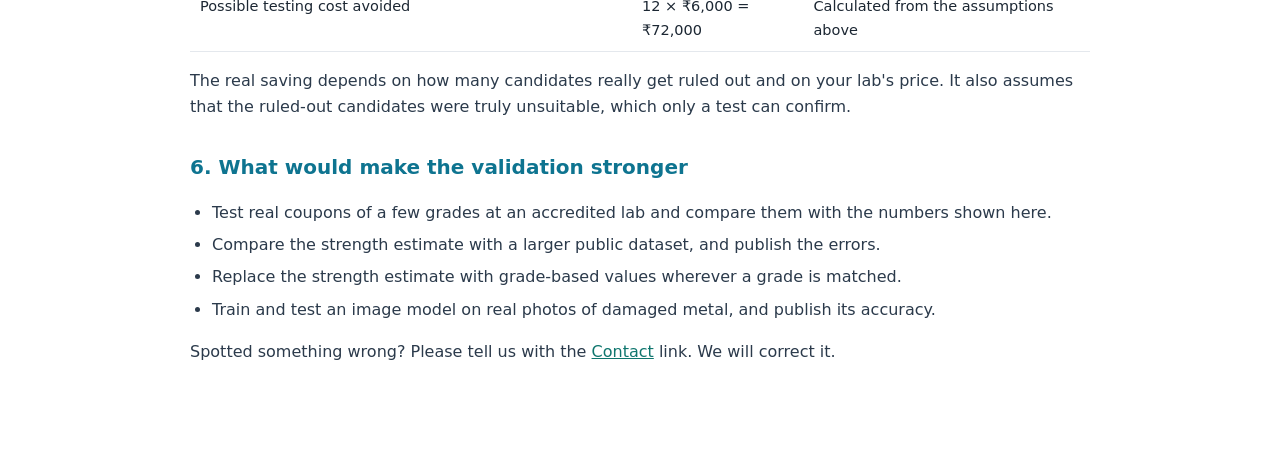
<file: static/how-it-works.html>
<!DOCTYPE html>
<html lang="en">
<head>
  <meta charset="UTF-8" />
  <meta name="viewport" content="width=device-width, initial-scale=1.0" />
  <title>Method &amp; accuracy — MaterialHunt</title>
  <meta name="description" content="How MaterialHunt works, what it was checked against, how accurate each part is, and its limits." />
  <link rel="canonical" href="https://materialhunt-2026.web.app/how-it-works.html" />
  <link rel="icon" href="favicon.svg" type="image/svg+xml" />
  <link rel="stylesheet" href="legal.css" />
</head>
<body>
  <main class="legal wide">
    <p><a href="/">← Back to MaterialHunt</a></p>
    <h1>Method &amp; accuracy</h1>
    <p class="updated">Last updated: 24 November 2026</p>

    <div class="callout"><strong>MaterialHunt is a preliminary screening tool.</strong> It helps you narrow down which metals to look at. It does not replace an accredited laboratory test, a supplier certificate or an engineer's sign-off. This page shows what each part does, what it was checked against, and where it is weak.</div>

    <h2>1. What is inside (and what is not)</h2>
    <table>
      <thead><tr><th>Part</th><th>How it works</th><th>Machine learning?</th></tr></thead>
      <tbody>
        <tr><td><strong>Alloy Finder</strong></td><td>Reads your sentence, pulls out limits (temperature, load, cost, density, environment, "non-magnetic" and so on), and filters a curated library of <strong>48 commercial grades</strong>. Each grade is checked against every limit and ranked.</td><td>No. Rules over a table of grades.</td></tr>
        <tr><td><strong>Failure Doctor</strong></td><td>Matches the metal, what happened and the environment to a table of failure mechanisms (rust, fatigue, cold brittleness, over-temperature), using the grade's data.</td><td>No. Rule table.</td></tr>
        <tr><td><strong>Photo check</strong></td><td>Runs on your device. A basic colour-and-texture check suggests rust, heat damage or a fresh break. It is a hint, not a trained model. You can plug in your own trained model.</td><td>No (basic heuristic).</td></tr>
        <tr><td><strong>Simulator</strong></td><td>Mixes elements by weight. Density comes from adding the volumes of the elements (checked against the 48 library grades, see the Evaluation page). <strong>Yield strength:</strong> a library grade's datasheet value if your mix matches one, otherwise the steel model or the library model if the mix is inside their ranges, otherwise no ML estimate (see the list below this table). You can switch to Rules or to your own model with the Estimator switch. Melting point and cost are rough estimates from composition (see below).</td><td><strong>Yes, for the strength estimate</strong>: two small tree-ensemble models running in your browser (see the <a href="evaluation.html">Evaluation</a>).</td></tr>
        <tr><td><strong>ML Lab</strong></td><td>Lets you train the same kind of model yourself, on the library or on your own table of measurements, and shows its leave-one-out accuracy. Everything runs on your device and works offline.</td><td>Yes (random forest, written from scratch).</td></tr>
        <tr><td><strong>Weekly challenge</strong></td><td>Uses the fixed composition formula, not the ML model, so every score stays comparable from week to week.</td><td>No.</td></tr>
        <tr><td><strong>Cost-Down Scanner</strong></td><td>For each part in a list, finds cheaper grades from the library that still meet your safety factor, using indicative price ranges.</td><td>No. Rules and arithmetic.</td></tr>
        <tr><td><strong>Assistant</strong></td><td>About 60 written answers are looked up on your device. Open-ended questions go to an AI service (a language model), which can be wrong.</td><td>Language model for open questions only.</td></tr>
      </tbody>
    </table>
    <h3>Which model is used when (yield strength in the Simulator)</h3>
    <ol class="model-map">
      <li><strong>Your mix matches a library grade</strong> (total difference within 6 weight-percent): the grade's typical <strong>datasheet yield</strong>. This is a table value, not machine learning.</li>
      <li><strong>Otherwise, an iron-based alloyed steel inside the steel model's range</strong> (at least 40 atomic-% iron, only elements the model knows, and close to the 312 steels it learned from, whose yield strengths run from about 1,000 to 2,500 MPa): the <strong>steel model</strong> (extra-trees, 80 trees, trained on 312 measured steels).</li>
      <li><strong>Otherwise, a mix inside the library model's range</strong> (close to compositions among the 48 library grades, the 312 steels and the aluminium data): the <strong>library model</strong> (random forest, 80 trees, trained on the 48 library grades plus the 312 steels). A rough guide.</li>
      <li><strong>Otherwise</strong> (outside both models' ranges, or the Estimator switch is on Rules): <strong>no ML estimate is made</strong>. The rough composition formula is used (average error about 105%) and the verdict is marked low reliability.</li>
    </ol>
    <p>If you switch to <strong>My ML</strong>, the model you trained replaces steps 2 and 3 for the property it predicts.</p>
    <p>The machine-learning part is small and its accuracy is measured and published below. Older versions of the site showed benchmark figures from a research dataset that did not describe this tool; those pages have been removed.</p>

    <h2>2. What we checked against</h2>
    <p>For the checks below we compared what the simulator estimates from a grade's chemical composition with the typical values stored for that grade in our library (taken from common standards and datasheets such as ASTM, AMS and supplier datasheets), for <strong>all 48 grades</strong>. These are our own comparisons, not an independent audit. The values are typical, not guaranteed minimums, and standards often quote lower minimums. Check a number against your own datasheet before relying on it.</p>

    <h3>Density (works well)</h3>
    <table>
      <thead><tr><th>Grade</th><th>Library (g/cm³)</th><th>Estimated</th><th>Error</th></tr></thead>
      <tbody>
        <tr><td>Stainless steel 316</td><td>8.00</td><td>7.79</td><td>−2.6%</td></tr>
        <tr><td>Aluminium 6061-T6</td><td>2.70</td><td>2.69</td><td>−0.3%</td></tr>
        <tr><td>Titanium Ti-6Al-4V</td><td>4.43</td><td>4.38</td><td>−1.2%</td></tr>
        <tr><td>Steel EN19 (4140)</td><td>7.85</td><td>7.74</td><td>−1.4%</td></tr>
        <tr><td>Inconel 718</td><td>8.19</td><td>8.19</td><td>0.0%</td></tr>
        <tr><td>Aluminium 7075-T6</td><td>2.81</td><td>2.79</td><td>−0.6%</td></tr>
      </tbody>
    </table>
    <p><strong>Across all 48 grades the average error is 1.37% and the worst is 4.59%</strong> (same numbers as the <a href="evaluation.html">Evaluation page</a>). The simulator adds volumes, not weights; an older weight-average version was up to 11% off and was fixed. Density is reliable for screening.</p>

    <h3>Yield strength: the old composition formula (rough)</h3>
    <p>This is the formula the simulator used before. It is still the fallback for the weekly challenge, so scores stay comparable.</p>
    <table>
      <thead><tr><th>Grade</th><th>Library (MPa)</th><th>Estimated</th><th>Error</th></tr></thead>
      <tbody>
        <tr><td>Stainless steel 316L</td><td>200</td><td>563</td><td>+182%</td></tr>
        <tr><td>Stainless steel 304</td><td>215</td><td>545</td><td>+153%</td></tr>
        <tr><td>Aluminium 6061-T6</td><td>275</td><td>357</td><td>+30%</td></tr>
        <tr><td>Aluminium 7075-T6</td><td>503</td><td>365</td><td>−27%</td></tr>
        <tr><td>Titanium Ti-6Al-4V</td><td>880</td><td>782</td><td>−11%</td></tr>
        <tr><td>Steel EN19 (4140)</td><td>900</td><td>521</td><td>−42%</td></tr>
        <tr><td>Inconel 718</td><td>1035</td><td>870</td><td>−16%</td></tr>
      </tbody>
    </table>
    <p><strong>Across all 48 grades the average error of the formula is about 105%.</strong> Strength depends on heat treatment and processing, which a composition-only formula cannot capture.</p>

    <h3>Library model (small data, honestly tested)</h3>
    <p>The <strong>library model</strong> is a random forest, trained on the 48 library grades (plus, for yield strength, 312 measured steels and 456 public aluminium measurements on the training side only) from their composition and crystal structure. To test it fairly we used <strong>leave-one-out cross-validation</strong>: each grade is predicted by a model that never saw it. We compare it with simply guessing the average, and with the old formula.</p>
    <table>
      <thead><tr><th>Property predicted</th><th>ML average % error</th><th>ML R²</th><th>Guess the average (% error)</th></tr></thead>
      <tbody>
        <tr><td>Yield strength, in this browser (with the 312 steels and 456 aluminium measurements as extra training data, 8-fold test)</td><td>42%</td><td>0.36</td><td>83% (old formula: 105%)</td></tr>
        <tr><td>Yield strength, in this browser (library grades only, 8-fold test)</td><td>46%</td><td>0.22</td><td>83%</td></tr>
        <tr><td>Yield strength, Python script (with the 312 steels and the aluminium data, leave-one-out)</td><td>39%</td><td>0.46</td><td>83%</td></tr>
        <tr><td>Tensile strength</td><td>33%</td><td>0.35</td><td>56%</td></tr>
        <tr><td>Maximum service temperature</td><td>33%</td><td>0.30</td><td>110%</td></tr>
        <tr><td>Price (middle of range)</td><td>34%</td><td>0.37</td><td>401%</td></tr>
      </tbody>
    </table>
    <p><strong>What this means:</strong> the model learns real patterns and clearly beats guessing the average and the old formula, but with only 48 samples it is still a rough guide (a typical yield error of about 40%). It is not a replacement for a datasheet or a test. The yield rows are from the reproducible Python script on the <a href="evaluation.html">Evaluation page</a> (the other properties were measured in the browser). You can reproduce the browser numbers yourself, or train on your own measurements, in the <a href="/" data-view-link="ml">ML Lab</a>. The "spread" between trees is shown as a rough uncertainty hint, not a calibrated confidence: the true value fell within two spreads of the prediction for about 83% of grades.</p>
    <p><strong>Aluminium data:</strong> we added 456 aluminium measurements from a public dataset (Bhat, Barnard and Birbilis, Mendeley Data, 2023, CC BY 4.0; peak-aged and strain-hardened rows only). For the 7 aluminium grades in our library, each hidden in turn, the average yield error fell from 26% to 8%. That shows the value of having data for a family, not that the model handles a new type of aluminium alloy. For all 48 grades together the change was small (42% to 39%), and R² went down a little (0.52 to 0.46).</p>
    <p><strong>Steel model caveat:</strong> its high score holds for steels like the 312 it learned from. When a whole group of similar steels is hidden, it is no better than guessing (see the Evaluation page).</p>
    <p><strong>For real strength numbers use the matched grade in the Alloy Finder, or a lab test.</strong> When your mix matches a library grade, the simulator now uses that grade's typical value instead of any estimate.</p>

    <h3>Melting temperature (rough warning only)</h3>
    <table>
      <thead><tr><th>Grade</th><th>Estimated liquidus</th><th>Typical published range</th><th>Result</th></tr></thead>
      <tbody>
        <tr><td>Aluminium 6061-T6</td><td>615 °C</td><td>582–652 °C</td><td>inside the range</td></tr>
        <tr><td>Aluminium 7075-T6</td><td>604 °C</td><td>477–635 °C</td><td>inside the range</td></tr>
        <tr><td>Stainless steel 316L</td><td>1484 °C</td><td>1375–1400 °C</td><td>about 6% high</td></tr>
        <tr><td>Titanium Ti-6Al-4V</td><td>1488 °C</td><td>about 1604–1660 °C</td><td>about 7–10% low</td></tr>
        <tr><td>Inconel 718</td><td>1509 °C</td><td>1260–1336 °C</td><td>about 13–20% high</td></tr>
      </tbody>
    </table>
    <p>The published ranges are typical handbook figures, so confirm them against your own source before you cite them. These rows test the rough weighted estimate, which is used for mixes that are not known grades and can be off by 100 to 200 °C. For the library grades that have a stored range, the simulator now uses the typical published liquidus instead.</p>

    <h3>Cost</h3>
    <p>For a mix that matches a library grade, the simulator uses the middle of that grade's indicative stockist price range. For any other mix it adds up the raw-element prices, which is not the price of a finished bar or plate and can be off by a factor of two or more (the Evaluation page measures it). Always ask a supplier for a real quote.</p>

    <h3>How the verdict is calculated</h3>
    <p>The verdict uses simple screening formulas. It is not a finite-element or code-compliance calculation.</p>
    <ul>
      <li><strong>Strength</strong>: the matched library grade's typical yield, or an estimate (formula, or the ML model if you choose it).</li>
      <li><strong>Working strength</strong> = strength × temperature factor × environment factor × load-profile factor. The temperature factor falls as you approach the alloy's rough service limit; the other two are fixed multipliers (for example seawater or cyclic loading lower it).</li>
      <li><strong>Applied stress</strong> = the load you enter × the safety factor you choose (1 to 3).</li>
      <li><strong>Utilisation</strong> = applied stress ÷ working strength. Above 1.0 the verdict is UNSAFE; above 0.85 it is MARGINAL; otherwise SAFE.</li>
      <li><strong>Pressure</strong>: total pressure = static pressure + ½ × fluid density × speed². The "burst ceiling" is a fixed 5 GPa scale reduced by temperature, <strong>not</strong> a hoop-stress calculation from a wall thickness, so it only flags absurd pressures.</li>
      <li><strong>Worked example</strong>: 6061-T6 (yield 276 MPa) at 25 °C in air, 150 MPa load, safety factor 1.5 gives applied stress 225 MPa; with a working strength near 276 MPa, utilisation is about 0.82, so SAFE but close to the 0.85 marginal line.</li>
      <li><strong>Not modelled</strong>: geometry, wall thickness, stress concentrations, welds, fatigue S-N data, creep life, corrosion rates and manufacturing defects. Use it to rank options before a real calculation or test, not to certify a part.</li>
    </ul>

    <h2>3. Data sources</h2>
    <ul>
      <li><strong>Grade library (48 grades):</strong> typical composition, strength, temperature rating, density and Indian price range for each grade, with ASTM, IS and EN designations. Entered from common standards and datasheets. Prices are indicative ranges and not quotes.</li>
      <li><strong>Element data (118 elements):</strong> density, atomic radius and indicative raw cost per element.</li>
      <li><strong>Failure rules:</strong> standard materials-engineering rules of thumb (for example chloride pitting, fatigue, BCC cold brittleness).</li>
    </ul>

    <h2>4. Limits you should know</h2>
    <ul>
      <li>It is a screening tool. Critical parts need an engineer and an accredited laboratory (for example NABL).</li>
      <li>Strength in the simulator is a rough estimate. Use grade values for planning.</li>
      <li>Prices are indicative ranges and change; supplier listings are for information only.</li>
      <li>The grade library has 48 grades and does not cover every alloy, heat treatment or product form.</li>
      <li>Some effects are not modelled (fatigue life, creep life, fracture toughness, specific standards). For creep the simulator only shows a warning when your temperature is high enough for it to matter; it does not predict how long a part will last. The Alloy Finder tells you when your request includes things it cannot check.</li>
      <li>The lattice pictures and 3D shapes are for representation only.</li>
      <li>The photo check is a basic heuristic and can be wrong.</li>
    </ul>

    <h2>5. A hypothetical business case (assumptions, not measured savings)</h2>
    <p><strong>Nothing in this section is a measured saving.</strong> It shows how the tool's arithmetic works, so you can replace the assumptions with your own numbers.</p>
    <h3>A. Cost-Down Scanner on an example parts list</h3>
    <p>Example list (built into the tool): drone motor mount (titanium, 2 kg), landing gear leg (7075, 3.5 kg), gearbox housing (Inconel 625, 4 kg), fuel-line bracket (316L, 1.2 kg), chassis plate (6061, 6 kg). With the tool's default assumptions (dry, room temperature, stated or assumed loads, price = middle of the indicative range, safety factor target 1.5) it suggests cheaper grades for four of the five parts. The arithmetic gives a large "paper saving" for this list.</p>
    <p><strong>Why not to quote that number as a result:</strong> the assumptions are generous (room temperature and a dry environment, assumed loads on three parts, mid-range prices, ideal batch sizes). A real engineer would check temperature, corrosion, fatigue and manufacturing for each swap, and many would be rejected. The tool says the same: <em>"Validate every change with your own stress analysis and a supplier quote."</em></p>
    <h3>B. Testing-cost example (all numbers assumed)</h3>
    <table>
      <thead><tr><th>Item</th><th>Value</th><th>Kind</th></tr></thead>
      <tbody>
        <tr><td>Candidate alloys you might otherwise test</td><td>20</td><td>Assumption</td></tr>
        <tr><td>Candidates ruled out on paper by temperature, cost or environment</td><td>12</td><td>Assumption</td></tr>
        <tr><td>Cost of one lab test (coupon and report)</td><td>₹6,000</td><td>Assumption: replace with your lab's quote</td></tr>
        <tr><td>Tests avoided</td><td>12</td><td>Calculated</td></tr>
        <tr><td>Possible testing cost avoided</td><td>12 × ₹6,000 = ₹72,000</td><td>Calculated from the assumptions above</td></tr>
      </tbody>
    </table>
    <p>The real saving depends on how many candidates really get ruled out and on your lab's price. It also assumes that the ruled-out candidates were truly unsuitable, which only a test can confirm.</p>

    <h2>6. What would make the validation stronger</h2>
    <ul>
      <li>Test real coupons of a few grades at an accredited lab and compare them with the numbers shown here.</li>
      <li>Compare the strength estimate with a larger public dataset, and publish the errors.</li>
      <li>Replace the strength estimate with grade-based values wherever a grade is matched.</li>
      <li>Train and test an image model on real photos of damaged metal, and publish its accuracy.</li>
    </ul>
    <p>Spotted something wrong? Please tell us with the <a href="/" data-contact>Contact</a> link. We will correct it.</p>
  </main>
  <script src="legal.js"></script>
</body>
</html>
</file>
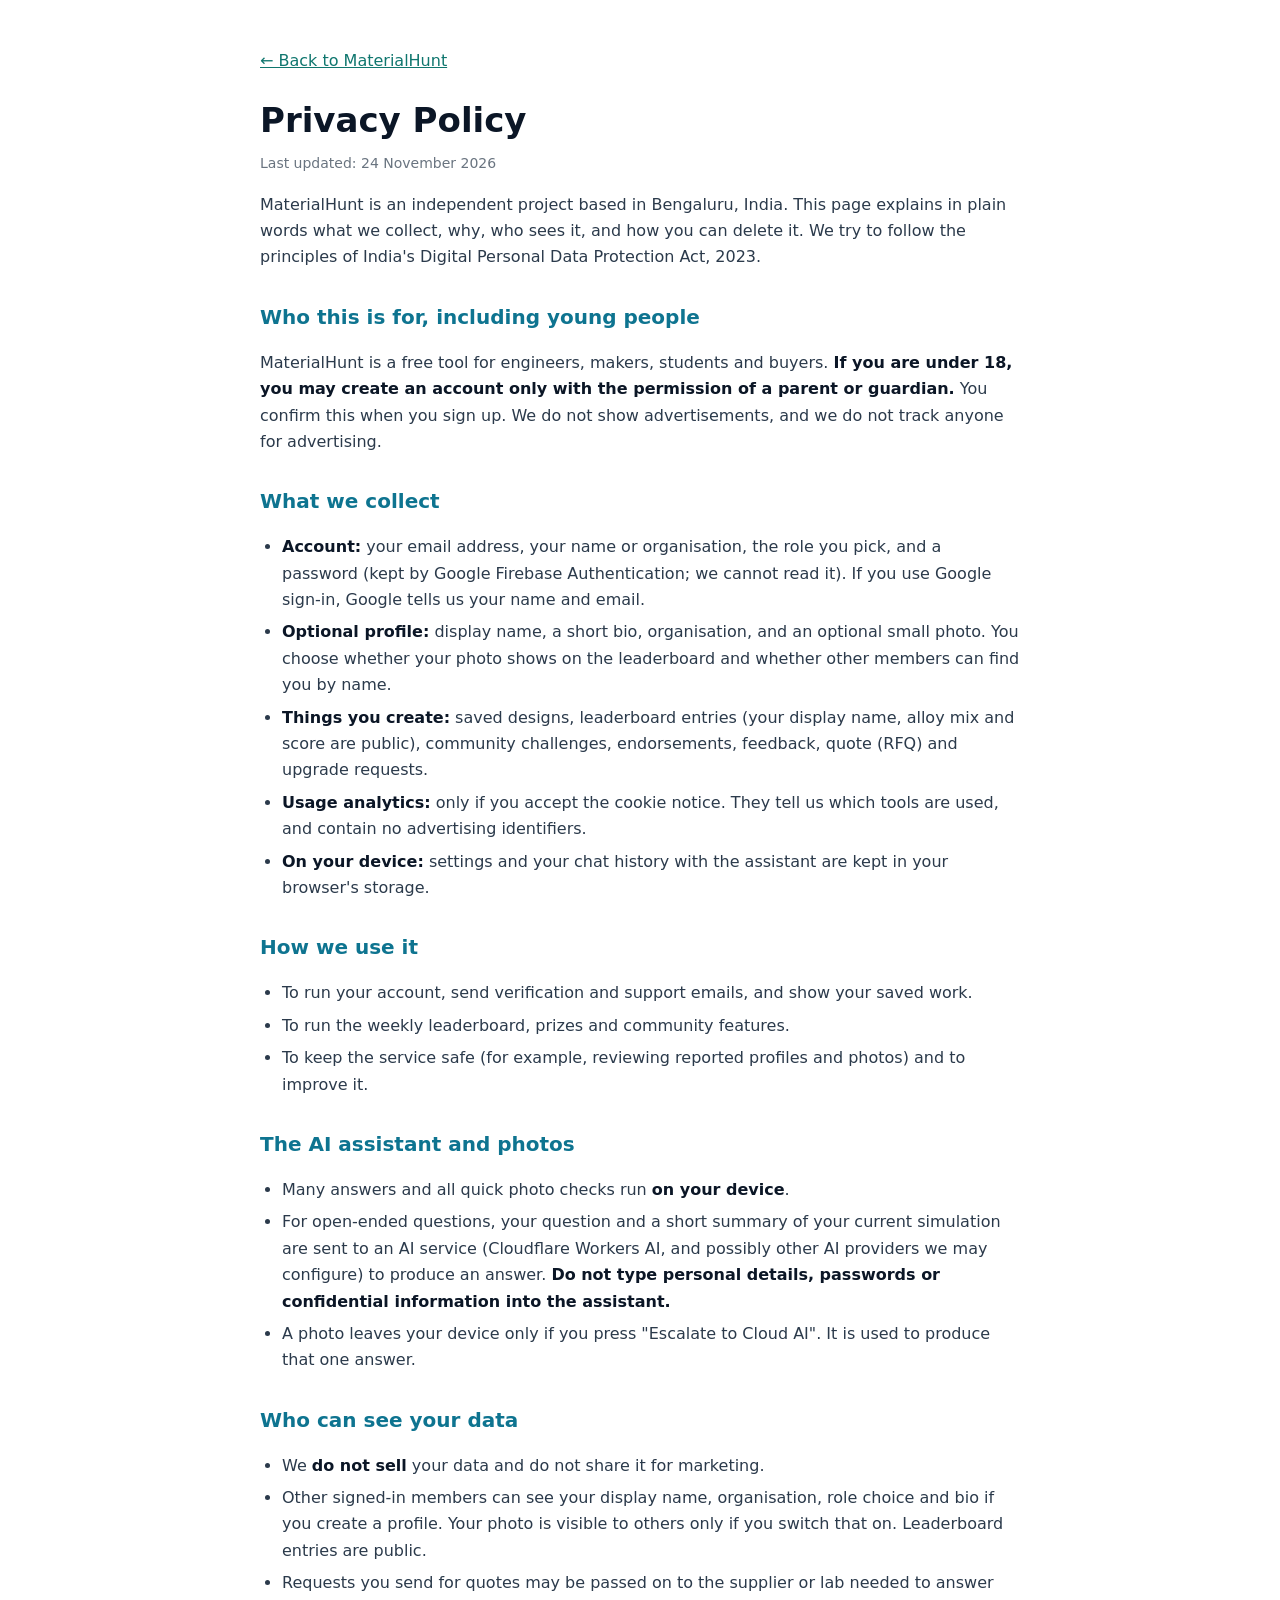
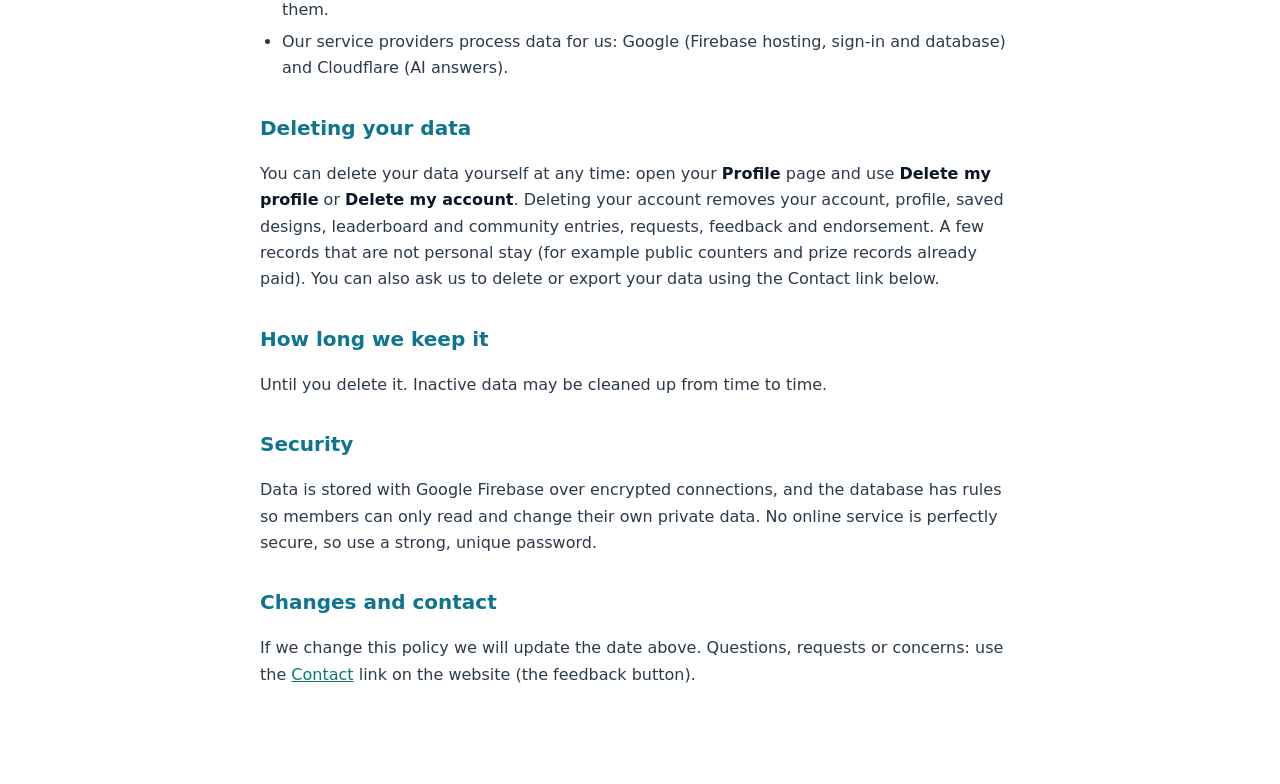
<file: static/privacy.html>
<!DOCTYPE html>
<html lang="en">
<head>
  <meta charset="UTF-8" />
  <meta name="viewport" content="width=device-width, initial-scale=1.0" />
  <title>Privacy Policy — MaterialHunt</title>
  <meta name="description" content="How MaterialHunt collects, uses and deletes your data." />
  <link rel="canonical" href="https://materialhunt-2026.web.app/privacy.html" />
  <link rel="icon" href="favicon.svg" type="image/svg+xml" />
  <link rel="stylesheet" href="legal.css" />
</head>
<body>
  <main class="legal">
    <p><a href="/">← Back to MaterialHunt</a></p>
    <h1>Privacy Policy</h1>
    <p class="updated">Last updated: 24 November 2026</p>
    <p>MaterialHunt is an independent project based in Bengaluru, India. This page explains in plain words what we collect, why, who sees it, and how you can delete it. We try to follow the principles of India's Digital Personal Data Protection Act, 2023.</p>

    <h2>Who this is for, including young people</h2>
    <p>MaterialHunt is a free tool for engineers, makers, students and buyers. <strong>If you are under 18, you may create an account only with the permission of a parent or guardian.</strong> You confirm this when you sign up. We do not show advertisements, and we do not track anyone for advertising.</p>

    <h2>What we collect</h2>
    <ul>
      <li><strong>Account:</strong> your email address, your name or organisation, the role you pick, and a password (kept by Google Firebase Authentication; we cannot read it). If you use Google sign-in, Google tells us your name and email.</li>
      <li><strong>Optional profile:</strong> display name, a short bio, organisation, and an optional small photo. You choose whether your photo shows on the leaderboard and whether other members can find you by name.</li>
      <li><strong>Things you create:</strong> saved designs, leaderboard entries (your display name, alloy mix and score are public), community challenges, endorsements, feedback, quote (RFQ) and upgrade requests.</li>
      <li><strong>Usage analytics:</strong> only if you accept the cookie notice. They tell us which tools are used, and contain no advertising identifiers.</li>
      <li><strong>On your device:</strong> settings and your chat history with the assistant are kept in your browser's storage.</li>
    </ul>

    <h2>How we use it</h2>
    <ul>
      <li>To run your account, send verification and support emails, and show your saved work.</li>
      <li>To run the weekly leaderboard, prizes and community features.</li>
      <li>To keep the service safe (for example, reviewing reported profiles and photos) and to improve it.</li>
    </ul>

    <h2>The AI assistant and photos</h2>
    <ul>
      <li>Many answers and all quick photo checks run <strong>on your device</strong>.</li>
      <li>For open-ended questions, your question and a short summary of your current simulation are sent to an AI service (Cloudflare Workers AI, and possibly other AI providers we may configure) to produce an answer. <strong>Do not type personal details, passwords or confidential information into the assistant.</strong></li>
      <li>A photo leaves your device only if you press "Escalate to Cloud AI". It is used to produce that one answer.</li>
    </ul>

    <h2>Who can see your data</h2>
    <ul>
      <li>We <strong>do not sell</strong> your data and do not share it for marketing.</li>
      <li>Other signed-in members can see your display name, organisation, role choice and bio if you create a profile. Your photo is visible to others only if you switch that on. Leaderboard entries are public.</li>
      <li>Requests you send for quotes may be passed on to the supplier or lab needed to answer them.</li>
      <li>Our service providers process data for us: Google (Firebase hosting, sign-in and database) and Cloudflare (AI answers).</li>
    </ul>

    <h2>Deleting your data</h2>
    <p>You can delete your data yourself at any time: open your <strong>Profile</strong> page and use <strong>Delete my profile</strong> or <strong>Delete my account</strong>. Deleting your account removes your account, profile, saved designs, leaderboard and community entries, requests, feedback and endorsement. A few records that are not personal stay (for example public counters and prize records already paid). You can also ask us to delete or export your data using the Contact link below.</p>

    <h2>How long we keep it</h2>
    <p>Until you delete it. Inactive data may be cleaned up from time to time.</p>

    <h2>Security</h2>
    <p>Data is stored with Google Firebase over encrypted connections, and the database has rules so members can only read and change their own private data. No online service is perfectly secure, so use a strong, unique password.</p>

    <h2>Changes and contact</h2>
    <p>If we change this policy we will update the date above. Questions, requests or concerns: use the <a href="/" data-contact>Contact</a> link on the website (the feedback button).</p>
  </main>
  <script src="legal.js"></script>
</body>
</html>
</file>
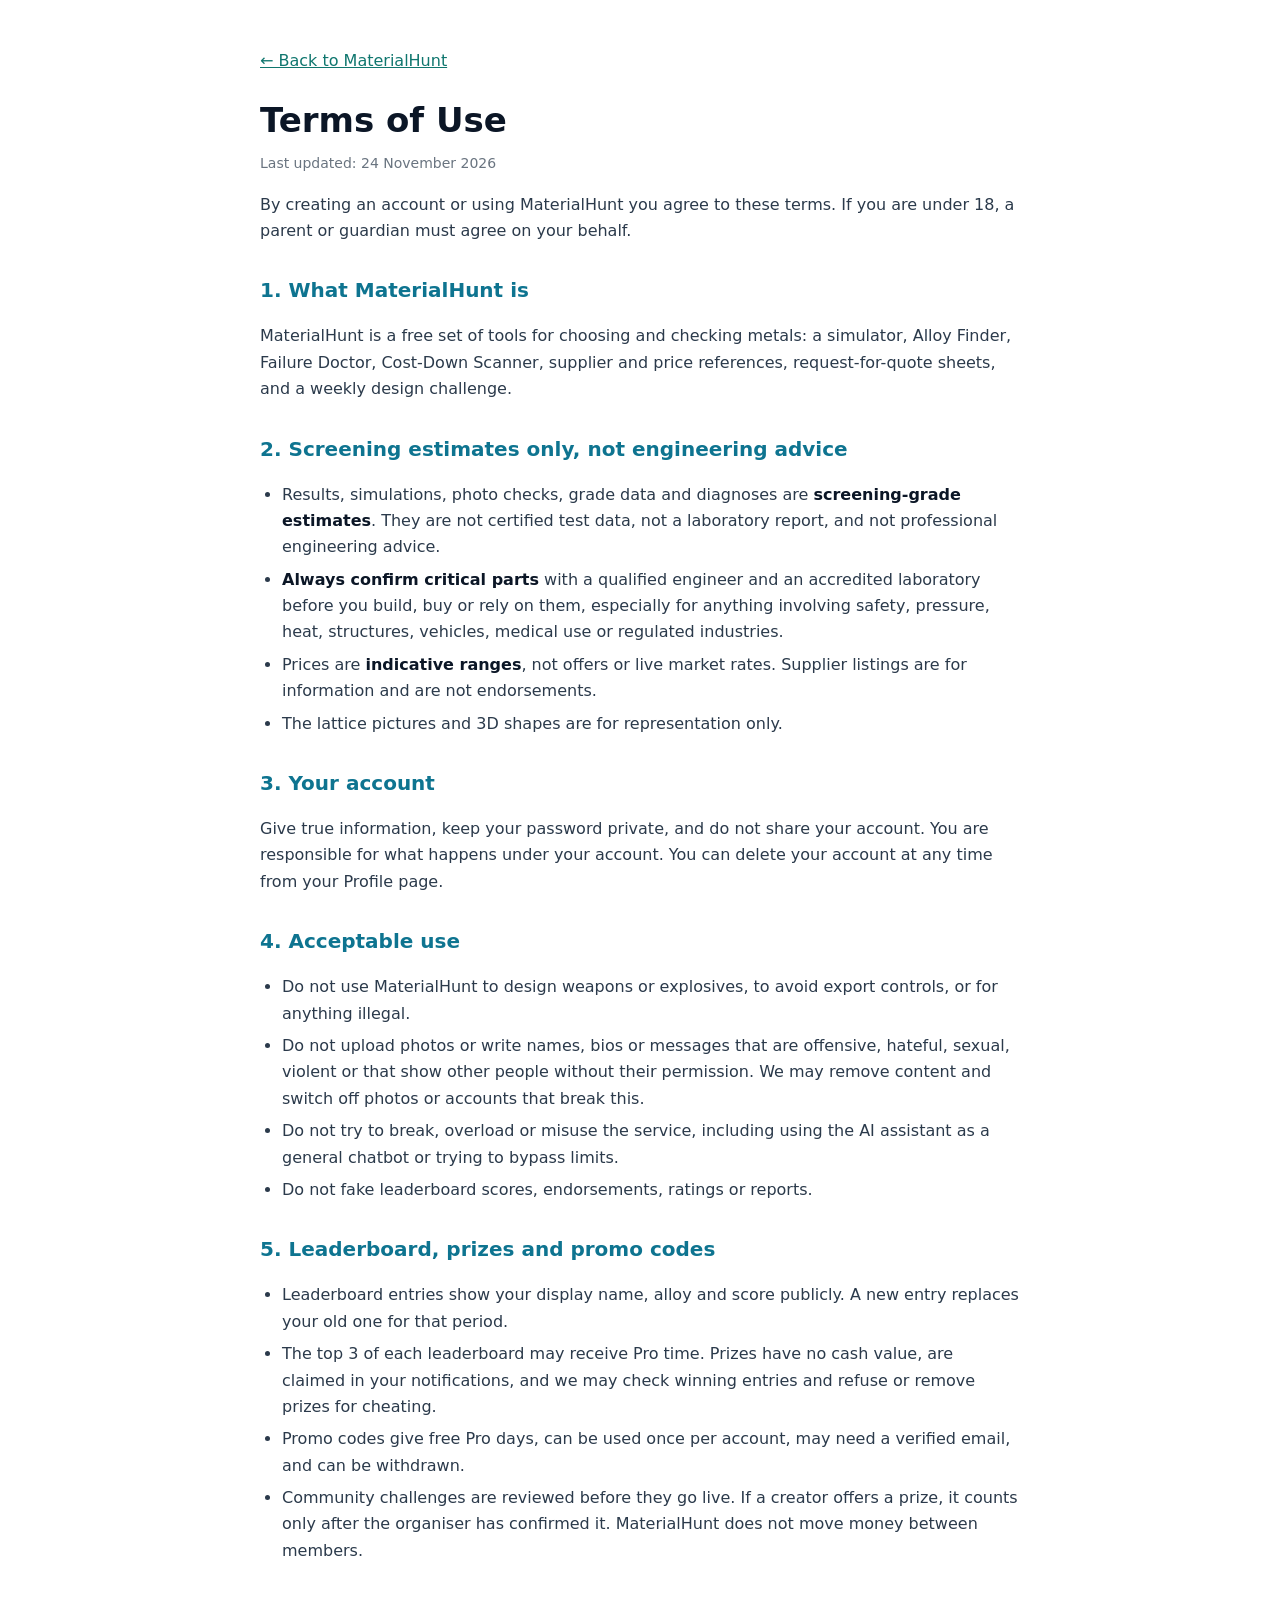
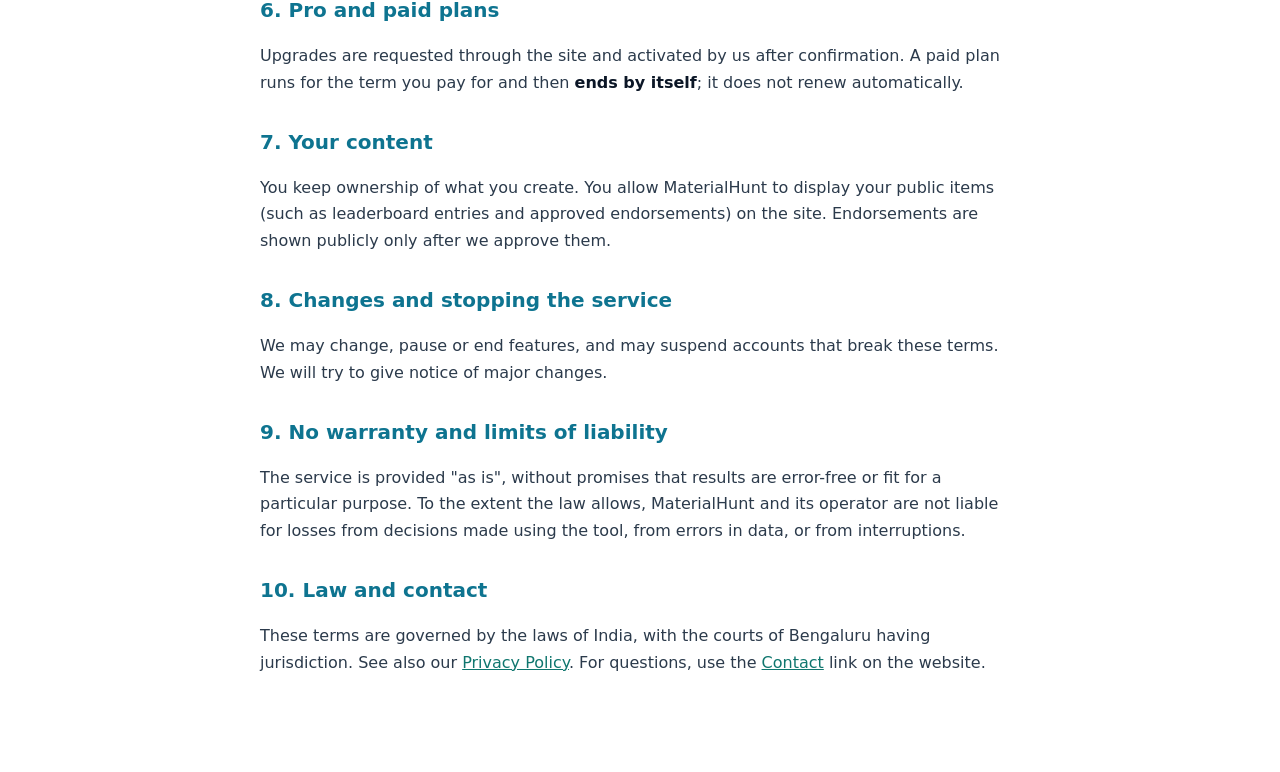
<file: static/terms.html>
<!DOCTYPE html>
<html lang="en">
<head>
  <meta charset="UTF-8" />
  <meta name="viewport" content="width=device-width, initial-scale=1.0" />
  <title>Terms of Use — MaterialHunt</title>
  <meta name="description" content="The rules for using MaterialHunt." />
  <link rel="canonical" href="https://materialhunt-2026.web.app/terms.html" />
  <link rel="icon" href="favicon.svg" type="image/svg+xml" />
  <link rel="stylesheet" href="legal.css" />
</head>
<body>
  <main class="legal">
    <p><a href="/">← Back to MaterialHunt</a></p>
    <h1>Terms of Use</h1>
    <p class="updated">Last updated: 24 November 2026</p>
    <p>By creating an account or using MaterialHunt you agree to these terms. If you are under 18, a parent or guardian must agree on your behalf.</p>

    <h2>1. What MaterialHunt is</h2>
    <p>MaterialHunt is a free set of tools for choosing and checking metals: a simulator, Alloy Finder, Failure Doctor, Cost-Down Scanner, supplier and price references, request-for-quote sheets, and a weekly design challenge.</p>

    <h2>2. Screening estimates only, not engineering advice</h2>
    <ul>
      <li>Results, simulations, photo checks, grade data and diagnoses are <strong>screening-grade estimates</strong>. They are not certified test data, not a laboratory report, and not professional engineering advice.</li>
      <li><strong>Always confirm critical parts</strong> with a qualified engineer and an accredited laboratory before you build, buy or rely on them, especially for anything involving safety, pressure, heat, structures, vehicles, medical use or regulated industries.</li>
      <li>Prices are <strong>indicative ranges</strong>, not offers or live market rates. Supplier listings are for information and are not endorsements.</li>
      <li>The lattice pictures and 3D shapes are for representation only.</li>
    </ul>

    <h2>3. Your account</h2>
    <p>Give true information, keep your password private, and do not share your account. You are responsible for what happens under your account. You can delete your account at any time from your Profile page.</p>

    <h2>4. Acceptable use</h2>
    <ul>
      <li>Do not use MaterialHunt to design weapons or explosives, to avoid export controls, or for anything illegal.</li>
      <li>Do not upload photos or write names, bios or messages that are offensive, hateful, sexual, violent or that show other people without their permission. We may remove content and switch off photos or accounts that break this.</li>
      <li>Do not try to break, overload or misuse the service, including using the AI assistant as a general chatbot or trying to bypass limits.</li>
      <li>Do not fake leaderboard scores, endorsements, ratings or reports.</li>
    </ul>

    <h2>5. Leaderboard, prizes and promo codes</h2>
    <ul>
      <li>Leaderboard entries show your display name, alloy and score publicly. A new entry replaces your old one for that period.</li>
      <li>The top 3 of each leaderboard may receive Pro time. Prizes have no cash value, are claimed in your notifications, and we may check winning entries and refuse or remove prizes for cheating.</li>
      <li>Promo codes give free Pro days, can be used once per account, may need a verified email, and can be withdrawn.</li>
      <li>Community challenges are reviewed before they go live. If a creator offers a prize, it counts only after the organiser has confirmed it. MaterialHunt does not move money between members.</li>
    </ul>

    <h2>6. Pro and paid plans</h2>
    <p>Upgrades are requested through the site and activated by us after confirmation. A paid plan runs for the term you pay for and then <strong>ends by itself</strong>; it does not renew automatically.</p>

    <h2>7. Your content</h2>
    <p>You keep ownership of what you create. You allow MaterialHunt to display your public items (such as leaderboard entries and approved endorsements) on the site. Endorsements are shown publicly only after we approve them.</p>

    <h2>8. Changes and stopping the service</h2>
    <p>We may change, pause or end features, and may suspend accounts that break these terms. We will try to give notice of major changes.</p>

    <h2>9. No warranty and limits of liability</h2>
    <p>The service is provided "as is", without promises that results are error-free or fit for a particular purpose. To the extent the law allows, MaterialHunt and its operator are not liable for losses from decisions made using the tool, from errors in data, or from interruptions.</p>

    <h2>10. Law and contact</h2>
    <p>These terms are governed by the laws of India, with the courts of Bengaluru having jurisdiction. See also our <a href="privacy.html">Privacy Policy</a>. For questions, use the <a href="/" data-contact>Contact</a> link on the website.</p>
  </main>
  <script src="legal.js"></script>
</body>
</html>
</file>
<file: static/legal.css>
:root { color-scheme: dark light; }
body { margin: 0; background: #070b14; color: #dbe5f2; font: 16px/1.65 system-ui, -apple-system, "Segoe UI", Roboto, sans-serif; }
.legal { max-width: 760px; margin: 0 auto; padding: 32px 20px 80px; }
.legal h1 { font-size: 34px; margin: 18px 0 4px; color: #fff; }
.legal h2 { font-size: 20px; margin: 30px 0 8px; color: #67e8f9; }
.legal p, .legal li { color: #c3d0e2; }
.legal ul { padding-left: 22px; }
.legal li { margin: 6px 0; }
.legal a { color: #38e8c6; }
.legal strong { color: #fff; }
.updated { opacity: .7; font-size: 14px; margin-top: 0; }
@media (prefers-color-scheme: light) {
  body { background: #fff; color: #1c2733; }
  .legal h1, .legal strong { color: #0b1626; }
  .legal h2 { color: #0e7490; }
  .legal p, .legal li { color: #2b3a4b; }
  .legal a { color: #0f766e; }
}
.legal.wide { max-width: 900px; }
.legal h3 { font-size: 17px; margin: 22px 0 6px; color: #fff; }
.legal table { width: 100%; border-collapse: collapse; margin: 10px 0 14px; font-size: 14.5px; }
.legal th, .legal td { text-align: left; padding: 8px 10px; border-bottom: 1px solid rgba(148,163,184,.25); vertical-align: top; }
.legal th { color: #67e8f9; font-weight: 600; }
.callout { border: 1px solid rgba(34,211,238,.45); background: rgba(34,211,238,.08); border-radius: 12px; padding: 14px 16px; margin: 16px 0; }
@media (max-width: 640px) { .legal table { display: block; overflow-x: auto; } }
@media (prefers-color-scheme: light) { .legal h3 { color: #0b1626; } .legal th { color: #0e7490; } }
.model-map li { margin: 8px 0; }
</file>
